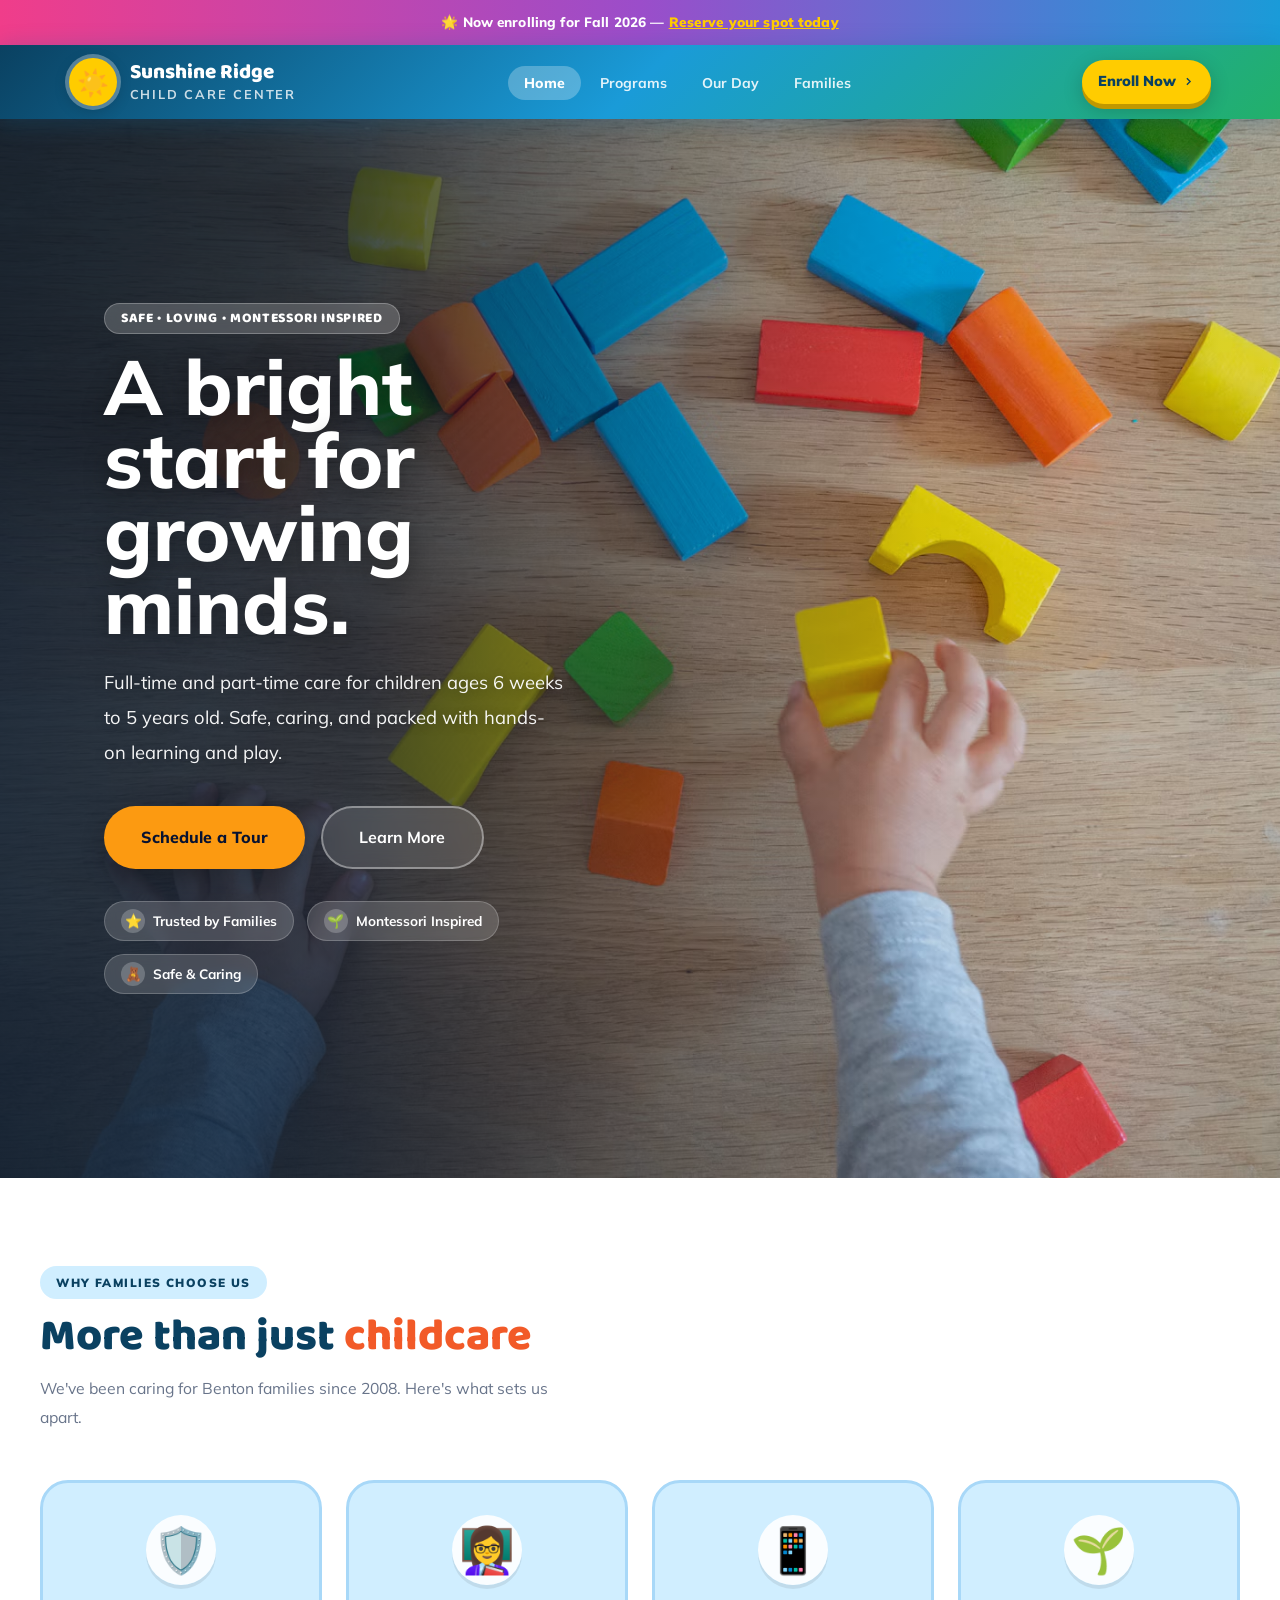
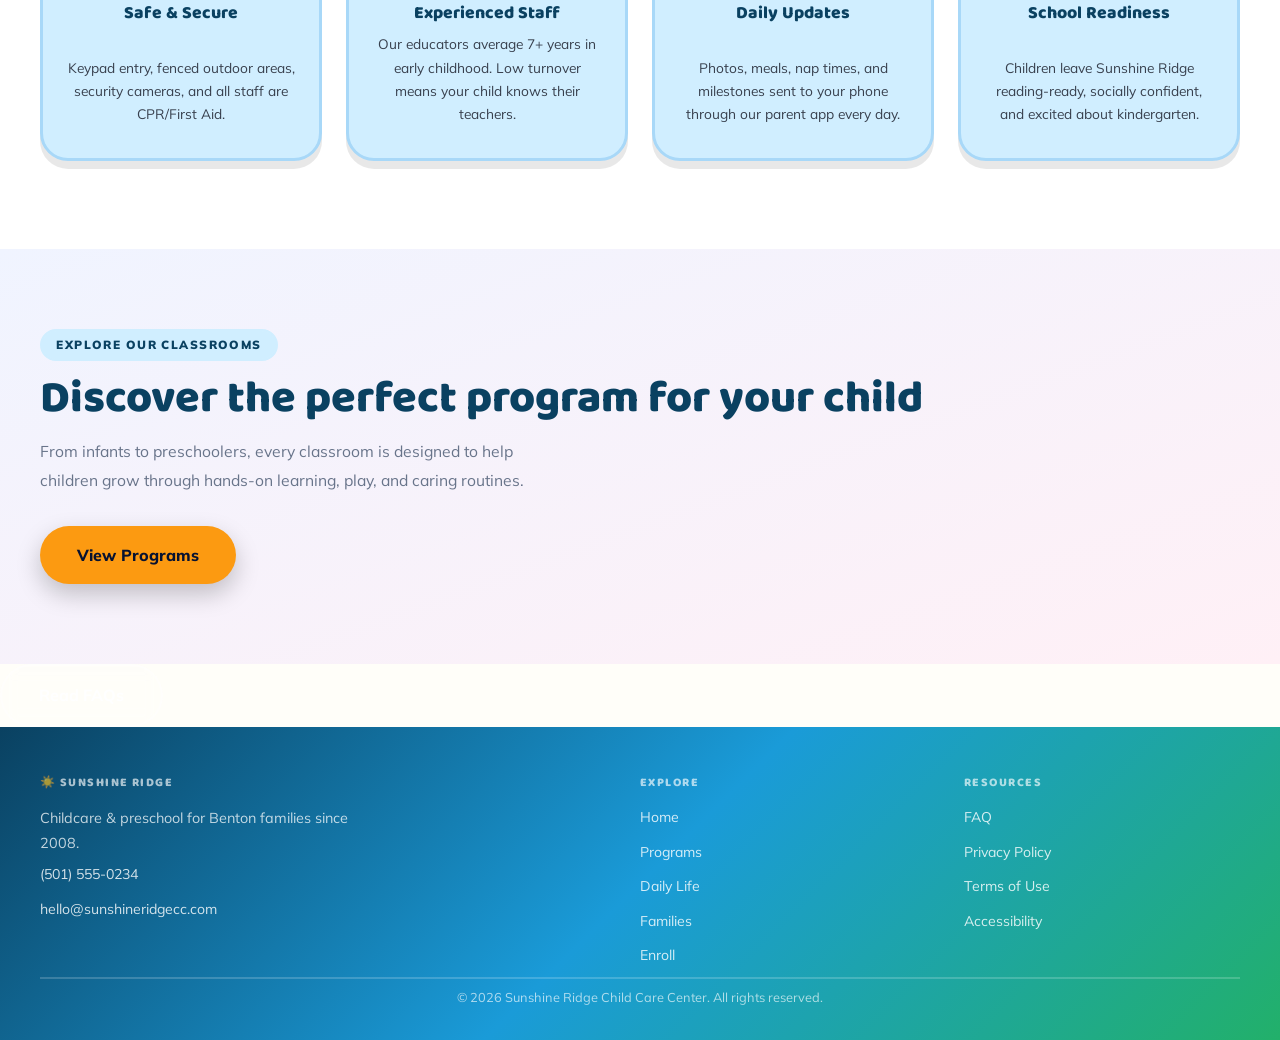
<file: index.html>
<!doctype html>
<html lang="en">
  <head>
    <meta charset="UTF-8" >
    <meta name="viewport" content="width=device-width, initial-scale=1.0" >
    <title>Sunshine Ridge Child Care Center — Home</title>
    <meta
      name="description"
      content="Licensed daycare and preschool for children ages 6 weeks to 5 years in Benton, AR. Full-day and part-day programs with Montessori-inspired learning."
    >
    <link rel="preconnect" href="https://fonts.googleapis.com" >
    <link
      href="https://fonts.googleapis.com/css2?family=Baloo+2:wght@500;600;700;800&family=Mulish:wght@300;400;500;600&display=swap"
      rel="stylesheet"
    >
    <link rel="stylesheet" href="assets/css/style.css" >
    <link rel="icon" type="image/svg+xml" href="assets/img/srcc_favicon.svg">
  </head>
  <body>
    <a class="skip-link" href="#main-content">Skip to main content</a>

    <div role="region" aria-label="Announcement">
      <p class="top-bar">
        🌟 Now enrolling for Fall 2026 —
        <a href="enroll.html">Reserve your spot today</a>
      </p>
    </div>

    <header>
      <nav aria-label="Main navigation">

   <div class="logo">
  <div class="logo-sun" aria-hidden="true">☀️</div>

  <div class="logo-text">
    <span class="logo-name">Sunshine Ridge</span>
    <span class="logo-tagline">Child Care Center</span>
  </div>
</div>
        <ul class="nav-links">
          <li>
            <a href="index.html" class="nav-link" aria-current="page">Home</a>
          </li>
          <li><a href="programs.html" class="nav-link">Programs</a></li>
          <li><a href="our-day.html" class="nav-link">Our Day</a></li>
          <li><a href="families.html" class="nav-link">Families</a></li>
               <li><a href="enroll.html" class="nav-link nav-enroll-mobile">
    Enroll Now
  </a></li>
        </ul>
   <a href="enroll.html" class="btn-enroll">
          Enroll Now
  <svg width="13" height="13" viewBox="0 0 24 24" fill="none" stroke="currentColor" stroke-width="2.5" aria-hidden="true" focusable="false"><path d="m9 18 6-6-6-6"/></svg>
      </a>
        
              <button class="hamburger" aria-label="Open menu" aria-expanded="false">
</button>
      </nav>
    </header>

    <main id="main-content" tabindex="-1">
<section class="hero-split">

  <div class="hero-copy">

    <h2 class="eyebrow">
      Safe • Loving • Montessori Inspired
    </h2>

    <h1>
      A bright start for growing minds.
    </h1>

    <p>
      Full-time and part-time care for children
      ages 6 weeks to 5 years old. Safe, caring,
      and packed with hands-on learning and play.
    </p>

    <div class="hero-btns">

      <a href="#" class="btn-primary">
        Schedule a Tour
      </a>

      <a href="#" class="btn-ghost">
        Learn More
      </a>

    </div>

    <div class="hero-trust">

      <div class="trust-chip">
        <span class="trust-chip-icon">⭐</span>
        Trusted by Families
      </div>

      <div class="trust-chip">
        <span class="trust-chip-icon">🌱</span>
        Montessori Inspired
      </div>

      <div class="trust-chip">
        <span class="trust-chip-icon">🧸</span>
        Safe & Caring
      </div>

    </div>

  </div>

</section>

      
      <section class="why" aria-labelledby="why-heading">
        <div class="section-inner">
          <div class="section-header-sm">
            <p class="section-tag" aria-hidden="true">Why families choose us</p>
            <h2 id="why-heading">More than just <span>childcare</span></h2>
            <p class="section-sub">
              We've been caring for Benton families since 2008. Here's what sets
              us apart.
            </p>
          </div>
          <ul class="why-grid" aria-label="Daycare highlights">
            <li>
              <div class="why-card">
                <div class="why-icon wi-blue" aria-hidden="true">🛡️</div>
                <h3>Safe &amp; Secure</h3>
                <p>
                  Keypad entry, fenced outdoor areas, security cameras, and all
                  staff are CPR/First Aid.
                </p>
              </div>
            </li>
            <li>
              <div class="why-card">
                <div class="why-icon wi-green" aria-hidden="true">👩‍🏫</div>
                <h3>Experienced Staff</h3>
                <p>
                  Our educators average 7+ years in early childhood. Low
                  turnover means your child knows their teachers.
                </p>
              </div>
            </li>
            <li>
              <div class="why-card">
                <div class="why-icon wi-sun" aria-hidden="true">📱</div>
                <h3>Daily Updates</h3>
                <p>
                  Photos, meals, nap times, and milestones sent to your phone
                  through our parent app every day.
                </p>
              </div>
            </li>
            <li>
              <div class="why-card">
                <div class="why-icon wi-clay" aria-hidden="true">🌱</div>
                <h3>School Readiness</h3>
                <p>
                  Children leave Sunshine Ridge reading-ready, socially
                  confident, and excited about kindergarten.
                </p>
              </div>
            </li>
          </ul>
        </div>
      </section>

  
<section class="explore-section" aria-labelledby="next-step-heading">

  <div class="section-inner">

    <p class="section-tag">
      Explore our classrooms
    </p>

    <h2 id="next-step-heading">
      Discover the perfect program for your child
    </h2>

    <p class="section-sub">
      From infants to preschoolers, every classroom
      is designed to help children grow through
      hands-on learning, play, and caring routines.
    </p>

    <div class="hero-btns mt-2">

      <a href="programs.html" class="btn-primary">
        View Programs
      </a>

    </div>

  </div>

</section>

      <a href="families.html#faq" class="btn-ghost">
        Read FAQs
      </a>
  
    </main>

<footer role="contentinfo">
  <div class="footer-inner">

    <div class="footer-main">

      <div class="footer-column">
        <h3 class="footer-brand">☀️ Sunshine Ridge</h3>

        <p class="footer-tagline">
          Childcare & preschool for Benton families since 2008.
        </p>

        <div class="footer-contact">
          <a href="tel:+15015550234">(501) 555-0234</a>
          <a href="mailto:hello@sunshineridgecc.com">
            hello@sunshineridgecc.com
          </a>
        </div>
      </div>

      <div class="footer-column">
        <h3>Explore</h3>

        <nav class="footer-nav" aria-label="Site links">
          <a href="index.html">Home</a>
          <a href="programs.html">Programs</a>
          <a href="daily-life.html">Daily Life</a>
          <a href="families.html">Families</a>
          <a href="enroll.html">Enroll</a>
        </nav>
      </div>

      <div class="footer-column">
        <h3>Resources</h3>

        <nav class="footer-legal" aria-label="Legal links">
          <a href="families.html#faq">FAQ</a>
          <a href="#">Privacy Policy</a>
          <a href="#">Terms of Use</a>
          <a href="#">Accessibility</a>
        </nav>
      </div>

    </div>

    <div class="footer-bottom">
      <p class="footer-copy">
        &copy; 2026 Sunshine Ridge Child Care Center.
        All rights reserved.
      </p>
    </div>

  </div>
</footer>

    <script src="assets/js/script.js"></script>
  </body>
</html>
</file>
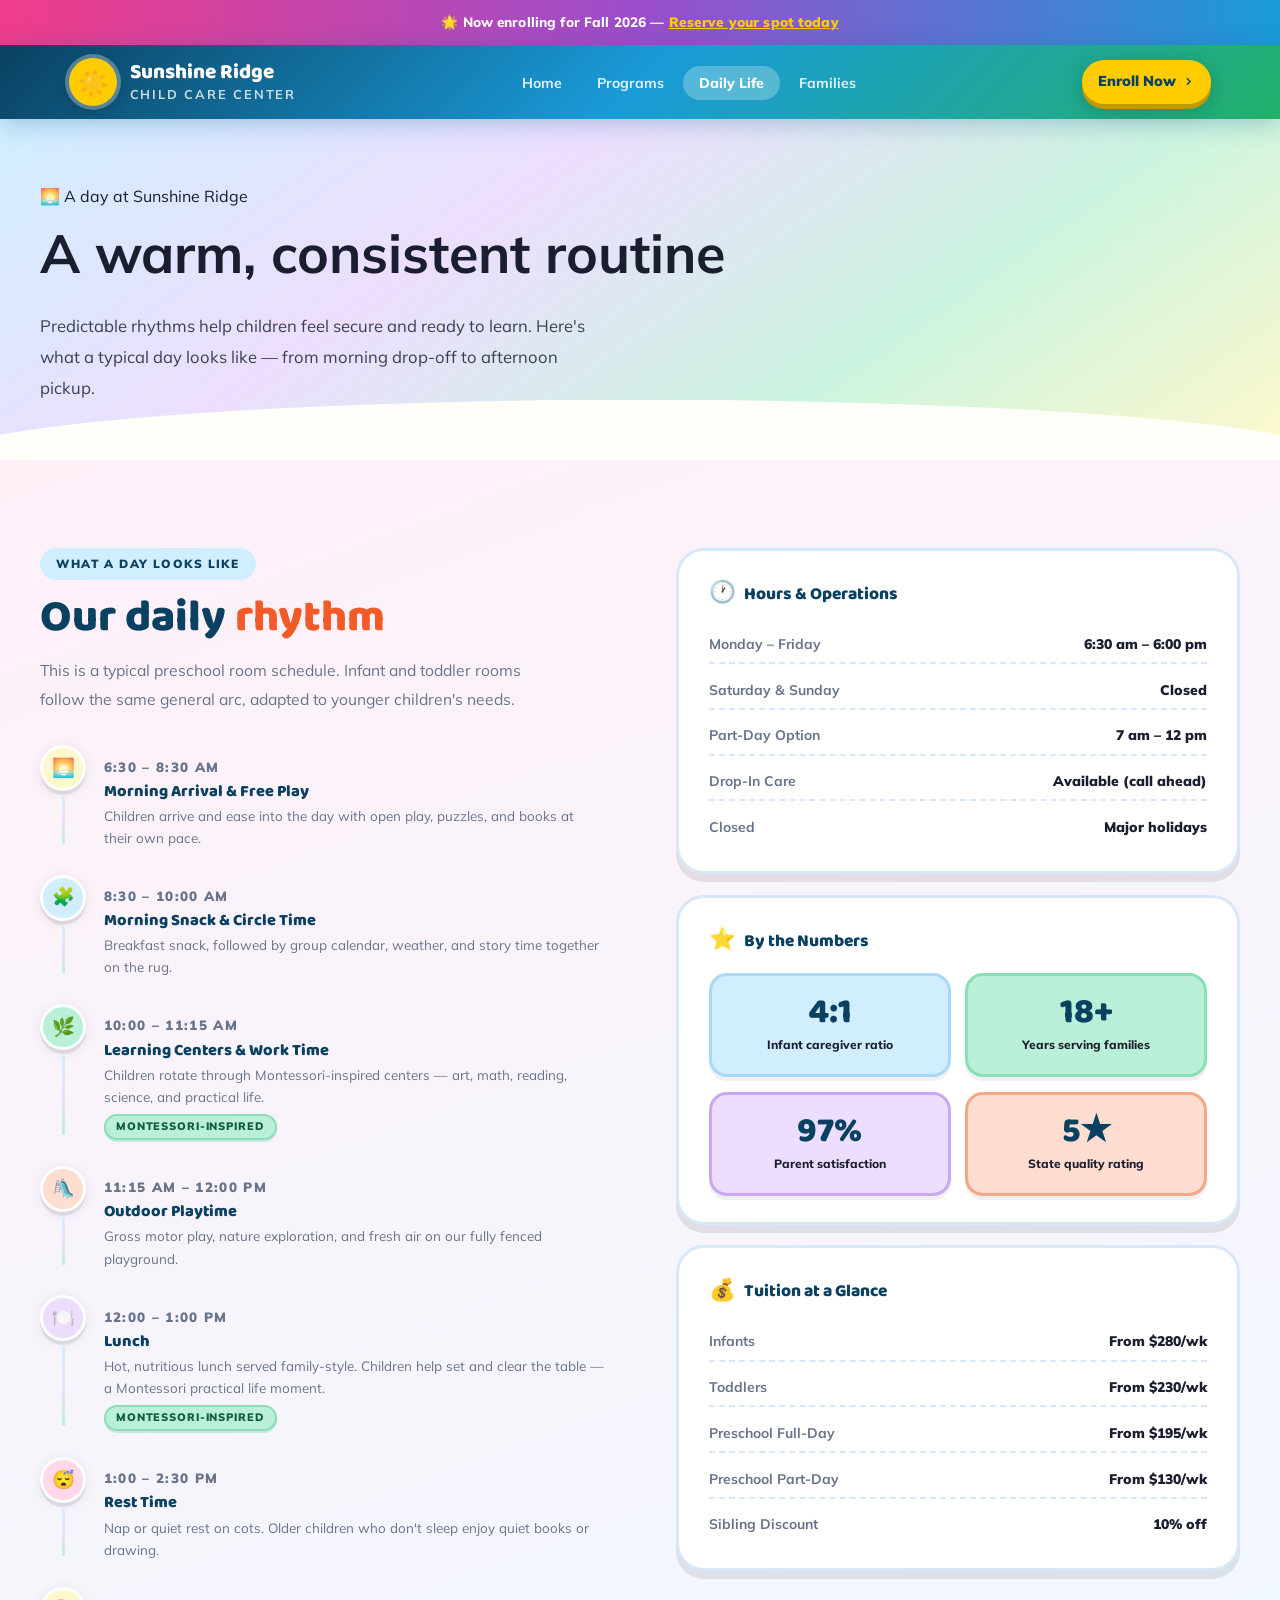
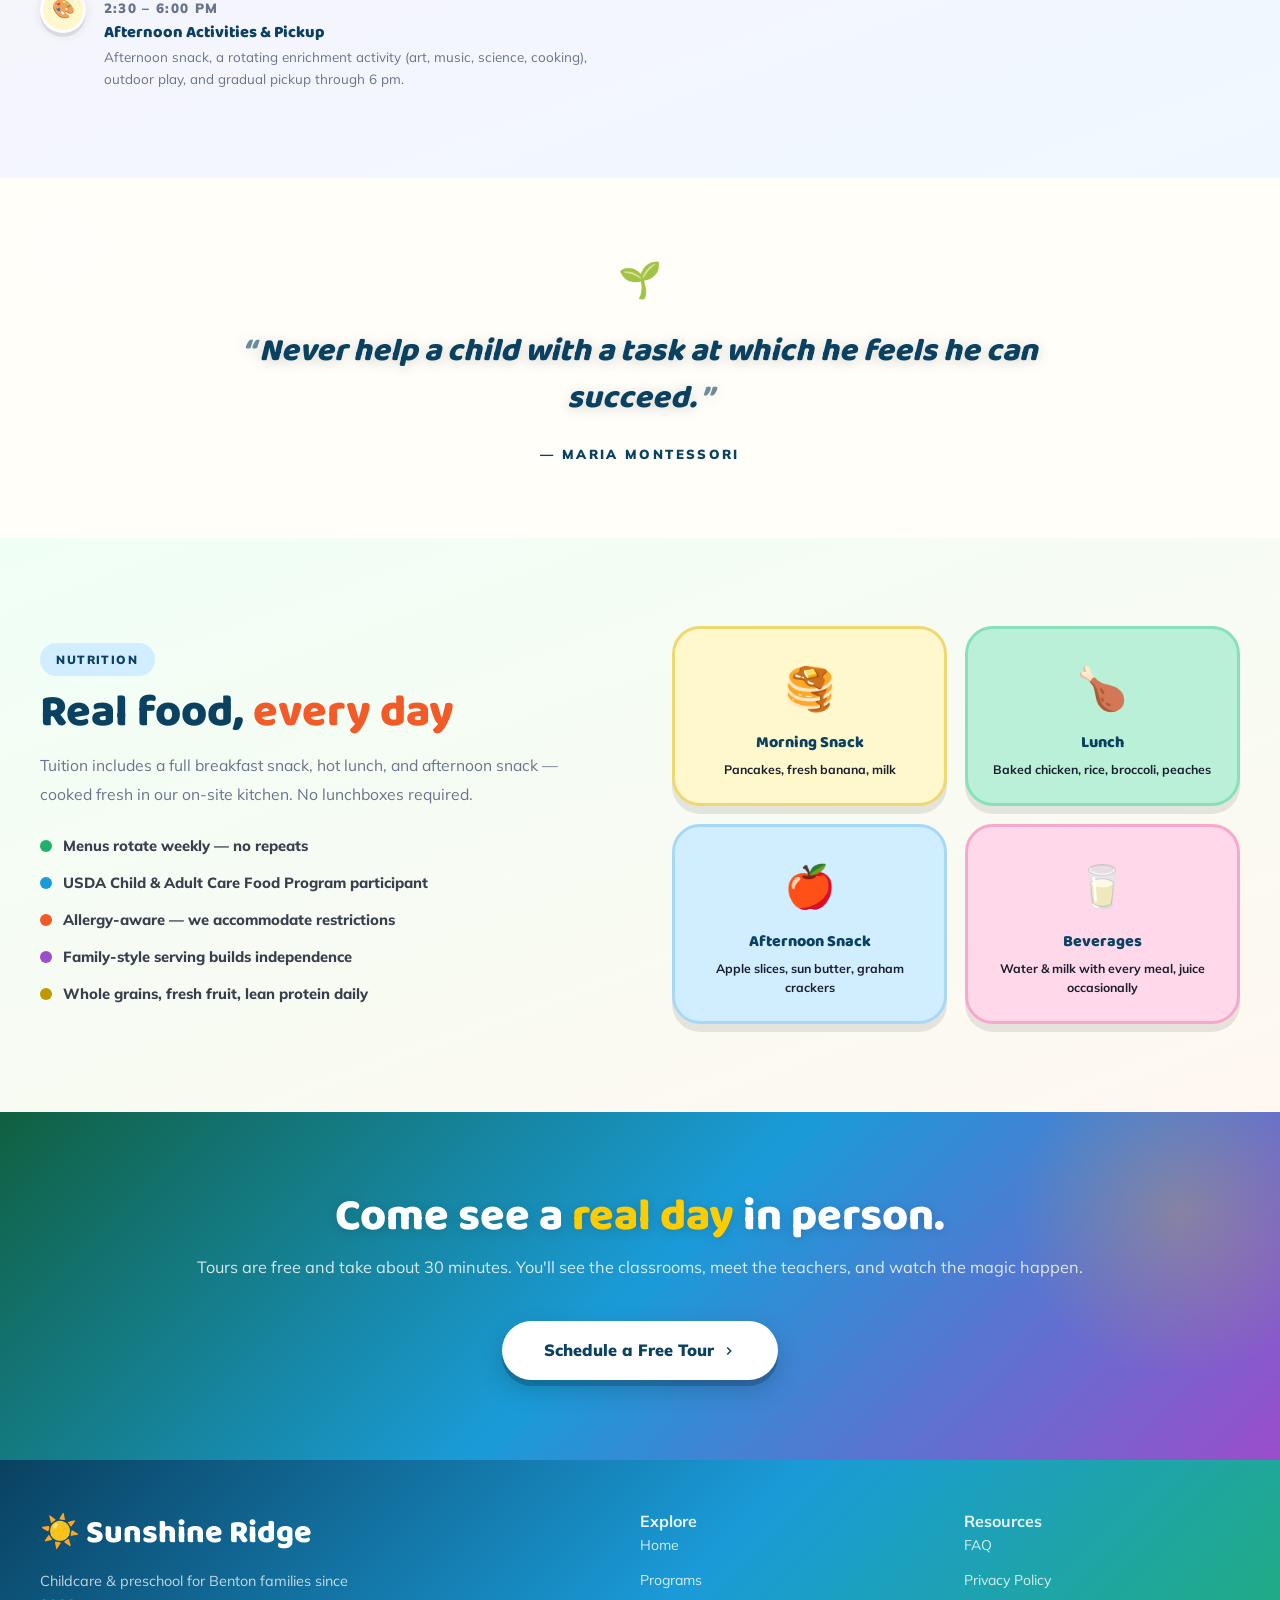
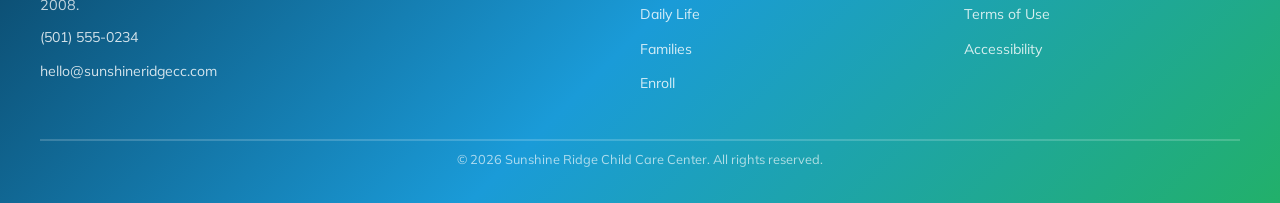
<file: daily-life.html>
<!DOCTYPE html>
<html lang="en">
<head>
  <meta charset="UTF-8" />
  <meta name="viewport" content="width=device-width, initial-scale=1.0" />
  <title>Daily Life — Sunshine Ridge Child Care Center</title>
  <meta name="description" content="A look at a typical day at Sunshine Ridge — our daily schedule, Montessori-inspired work time, hot meals, and outdoor play." />
  <link rel="preconnect" href="https://fonts.googleapis.com" />
  <link href="https://fonts.googleapis.com/css2?family=Baloo+2:wght@500;600;700;800&family=Mulish:wght@300;400;500;600&display=swap" rel="stylesheet" />
  <link rel="stylesheet" href="assets/css/style.css" />
</head>
<body>

  <a class="skip-link" href="#main-content">Skip to main content</a>

  <div role="region" aria-label="Announcement">
    <p class="top-bar">
      🌟 Now enrolling for Fall 2026 — <a href="enroll.html">Reserve your spot today</a>
    </p>
  </div>

  <header>
    <nav aria-label="Main navigation">
      <a href="index.html" class="logo" aria-label="Sunshine Ridge Child Care Center — Home">
        <div class="logo-sun" aria-hidden="true">☀️</div>
        <div class="logo-text">
          <span class="logo-name">Sunshine Ridge</span>
          <span class="logo-tagline">Child Care Center</span>
        </div>
      </a>
      <ul class="nav-links" role="list">
        <li><a href="index.html"      class="nav-link">Home</a></li>
        <li><a href="programs.html"   class="nav-link">Programs</a></li>
        <li><a href="daily-life.html" class="nav-link" aria-current="page">Daily Life</a></li>
        <li><a href="families.html"   class="nav-link">Families</a></li>
        
      </ul>
      <a href="enroll.html" class="btn-enroll">
        Enroll Now
        <svg width="13" height="13" viewBox="0 0 24 24" fill="none" stroke="currentColor" stroke-width="2.5" aria-hidden="true" focusable="false"><path d="m9 18 6-6-6-6"/></svg>
      </a>
    </nav>
  </header>

  <main id="main-content" tabindex="-1">

    <!-- PAGE HERO -->
    <section class="page-hero" aria-labelledby="page-heading">
      <div class="page-hero-inner">
        <p class="page-hero-eyebrow" aria-hidden="true">🌅 A day at Sunshine Ridge</p>
        <h1 id="page-heading">A warm, <span>consistent</span> routine</h1>
        <p class="page-hero-desc">Predictable rhythms help children feel secure and ready to learn. Here's what a typical day looks like — from morning drop-off to afternoon pickup.</p>
      </div>
    </section>

    <!-- DAILY SCHEDULE -->
    <section id="schedule" class="schedule" aria-labelledby="schedule-heading">
      <div class="section-inner schedule-inner">
        <div>
          <p class="section-tag" aria-hidden="true">What a day looks like</p>
          <h2 id="schedule-heading">Our daily <span>rhythm</span></h2>
          <p class="section-sub">This is a typical preschool room schedule. Infant and toddler rooms follow the same general arc, adapted to younger children's needs.</p>

          <ol class="sched-list mt-2" aria-label="Daily preschool schedule">
            <li class="sched-item">
              <div class="sched-left" aria-hidden="true"><div class="sched-dot sd-1">🌅</div><div class="sched-line"></div></div>
              <div class="sched-content">
                <p class="sched-time">6:30 – 8:30 am</p>
                <h3>Morning Arrival &amp; Free Play</h3>
                <p>Children arrive and ease into the day with open play, puzzles, and books at their own pace.</p>
              </div>
            </li>
            <li class="sched-item">
              <div class="sched-left" aria-hidden="true"><div class="sched-dot sd-2">🧩</div><div class="sched-line"></div></div>
              <div class="sched-content">
                <p class="sched-time">8:30 – 10:00 am</p>
                <h3>Morning Snack &amp; Circle Time</h3>
                <p>Breakfast snack, followed by group calendar, weather, and story time together on the rug.</p>
              </div>
            </li>
            <li class="sched-item">
              <div class="sched-left" aria-hidden="true"><div class="sched-dot sd-3">🌿</div><div class="sched-line"></div></div>
              <div class="sched-content">
                <p class="sched-time">10:00 – 11:15 am</p>
                <h3>Learning Centers &amp; Work Time</h3>
                <p>Children rotate through Montessori-inspired centers — art, math, reading, science, and practical life.</p>
                <span class="sched-tag">Montessori-Inspired</span>
              </div>
            </li>
            <li class="sched-item">
              <div class="sched-left" aria-hidden="true"><div class="sched-dot sd-4">🛝</div><div class="sched-line"></div></div>
              <div class="sched-content">
                <p class="sched-time">11:15 am – 12:00 pm</p>
                <h3>Outdoor Playtime</h3>
                <p>Gross motor play, nature exploration, and fresh air on our fully fenced playground.</p>
              </div>
            </li>
            <li class="sched-item">
              <div class="sched-left" aria-hidden="true"><div class="sched-dot sd-5">🍽️</div><div class="sched-line"></div></div>
              <div class="sched-content">
                <p class="sched-time">12:00 – 1:00 pm</p>
                <h3>Lunch</h3>
                <p>Hot, nutritious lunch served family-style. Children help set and clear the table — a Montessori practical life moment.</p>
                <span class="sched-tag">Montessori-Inspired</span>
              </div>
            </li>
            <li class="sched-item">
              <div class="sched-left" aria-hidden="true"><div class="sched-dot sd-6">😴</div><div class="sched-line"></div></div>
              <div class="sched-content">
                <p class="sched-time">1:00 – 2:30 pm</p>
                <h3>Rest Time</h3>
                <p>Nap or quiet rest on cots. Older children who don't sleep enjoy quiet books or drawing.</p>
              </div>
            </li>
            <li class="sched-item">
              <div class="sched-left" aria-hidden="true"><div class="sched-dot sd-7">🎨</div><div class="sched-line"></div></div>
              <div class="sched-content">
                <p class="sched-time">2:30 – 6:00 pm</p>
                <h3>Afternoon Activities &amp; Pickup</h3>
                <p>Afternoon snack, a rotating enrichment activity (art, music, science, cooking), outdoor play, and gradual pickup through 6 pm.</p>
              </div>
            </li>
          </ol>
        </div>

        <div class="sched-info">
          <div class="info-box">
            <p class="info-box-title"><span>🕐</span> Hours &amp; Operations</p>
            <div class="info-rows" role="list" aria-label="Hours of operation">
              <div class="info-row" role="listitem"><span class="info-row-label">Monday – Friday</span><span class="info-row-val">6:30 am – 6:00 pm</span></div>
              <div class="info-row" role="listitem"><span class="info-row-label">Saturday & Sunday</span><span class="info-row-val">Closed</span></div>
              <div class="info-row" role="listitem"><span class="info-row-label">Part-Day Option</span><span class="info-row-val">7 am – 12 pm</span></div>
              <div class="info-row" role="listitem"><span class="info-row-label">Drop-In Care</span><span class="info-row-val">Available (call ahead)</span></div>
              <div class="info-row" role="listitem"><span class="info-row-label">Closed</span><span class="info-row-val">Major holidays</span></div>
            </div>
          </div>
          <div class="info-box">
            <p class="info-box-title"><span>⭐</span> By the Numbers</p>
            <div class="stat-row" aria-label="Center statistics">
              <div class="stat-box"><p class="stat-num">4:1</p><p class="stat-label">Infant caregiver ratio</p></div>
              <div class="stat-box"><p class="stat-num">18+</p><p class="stat-label">Years serving families</p></div>
              <div class="stat-box"><p class="stat-num">97%</p><p class="stat-label">Parent satisfaction</p></div>
              <div class="stat-box"><p class="stat-num">5★</p><p class="stat-label">State quality rating</p></div>
            </div>
          </div>
          <div class="info-box">
            <p class="info-box-title"><span>💰</span> Tuition at a Glance</p>
            <div class="info-rows" role="list" aria-label="Tuition information">
              <div class="info-row" role="listitem"><span class="info-row-label">Infants</span><span class="info-row-val">From $280/wk</span></div>
              <div class="info-row" role="listitem"><span class="info-row-label">Toddlers</span><span class="info-row-val">From $230/wk</span></div>
              <div class="info-row" role="listitem"><span class="info-row-label">Preschool Full-Day</span><span class="info-row-val">From $195/wk</span></div>
              <div class="info-row" role="listitem"><span class="info-row-label">Preschool Part-Day</span><span class="info-row-val">From $130/wk</span></div>
              <div class="info-row" role="listitem"><span class="info-row-label">Sibling Discount</span><span class="info-row-val">10% off</span></div>
            </div>
          </div>
        </div>
      </div>
    </section>

    <!-- MONTESSORI QUOTE 2 -->
    <div class="mq-strip" role="region" aria-label="Quote from Maria Montessori">
      <div class="mq-strip-inner">
        <span class="mq-leaf" aria-hidden="true">🌱</span>
        <blockquote>Never help a child with a task at which he feels he can succeed.</blockquote>
        <cite>— Maria Montessori</cite>
      </div>
    </div>

    <!-- MEALS -->
    <section id="meals" class="meals" aria-labelledby="meals-heading">
      <div class="section-inner meals-inner">
        <div class="meals-text">
          <p class="section-tag" aria-hidden="true">Nutrition</p>
          <h2 id="meals-heading">Real food, <span>every day</span></h2>
          <p class="section-sub">Tuition includes a full breakfast snack, hot lunch, and afternoon snack — cooked fresh in our on-site kitchen. No lunchboxes required.</p>
          <ul class="meal-highlights" aria-label="Meal program highlights">
            <li class="meal-hl"><span class="meal-hl-dot" aria-hidden="true"></span>Menus rotate weekly — no repeats</li>
            <li class="meal-hl"><span class="meal-hl-dot" aria-hidden="true"></span>USDA Child &amp; Adult Care Food Program participant</li>
            <li class="meal-hl"><span class="meal-hl-dot" aria-hidden="true"></span>Allergy-aware — we accommodate restrictions</li>
            <li class="meal-hl"><span class="meal-hl-dot" aria-hidden="true"></span>Family-style serving builds independence</li>
            <li class="meal-hl"><span class="meal-hl-dot" aria-hidden="true"></span>Whole grains, fresh fruit, lean protein daily</li>
          </ul>
        </div>
        <div class="meals-grid" aria-label="Sample meal items">
          <div class="meal-card"><span class="meal-emoji" aria-hidden="true">🥞</span><p class="meal-name">Morning Snack</p><p class="meal-desc">Pancakes, fresh banana, milk</p></div>
          <div class="meal-card"><span class="meal-emoji" aria-hidden="true">🍗</span><p class="meal-name">Lunch</p><p class="meal-desc">Baked chicken, rice, broccoli, peaches</p></div>
          <div class="meal-card"><span class="meal-emoji" aria-hidden="true">🍎</span><p class="meal-name">Afternoon Snack</p><p class="meal-desc">Apple slices, sun butter, graham crackers</p></div>
          <div class="meal-card"><span class="meal-emoji" aria-hidden="true">🥛</span><p class="meal-name">Beverages</p><p class="meal-desc">Water &amp; milk with every meal, juice occasionally</p></div>
        </div>
      </div>
    </section>

    <!-- CTA -->
    <div class="cta-strip" role="region" aria-label="Enrollment call to action">
      <h2>Come see a <span>real day</span> in person.</h2>
      <p>Tours are free and take about 30 minutes. You'll see the classrooms, meet the teachers, and watch the magic happen.</p>
      <a href="enroll.html" class="btn-cta-white">
        Schedule a Free Tour
        <svg width="14" height="14" viewBox="0 0 24 24" fill="none" stroke="currentColor" stroke-width="2.5" aria-hidden="true" focusable="false"><path d="m9 18 6-6-6-6"/></svg>
      </a>
    </div>

  </main>

<footer role="contentinfo">
  <div class="footer-inner">

    <div class="footer-main">

      <div class="footer-column">
        <p class="footer-brand">☀️ Sunshine Ridge</p>

        <p class="footer-tagline">
          Childcare & preschool for Benton families since 2008.
        </p>

        <div class="footer-contact">
          <a href="tel:+15015550234">(501) 555-0234</a>
          <a href="mailto:hello@sunshineridgecc.com">
            hello@sunshineridgecc.com
          </a>
        </div>
      </div>

      <div class="footer-column">
        <h4>Explore</h4>

        <nav class="footer-nav" aria-label="Site links">
          <a href="index.html">Home</a>
          <a href="programs.html">Programs</a>
          <a href="daily-life.html">Daily Life</a>
          <a href="families.html">Families</a>
          <a href="enroll.html">Enroll</a>
        </nav>
      </div>

      <div class="footer-column">
        <h4>Resources</h4>

        <nav class="footer-legal" aria-label="Legal links">
          <a href="families.html#faq">FAQ</a>
          <a href="#">Privacy Policy</a>
          <a href="#">Terms of Use</a>
          <a href="#">Accessibility</a>
        </nav>
      </div>

    </div>

    <div class="footer-bottom">
      <p class="footer-copy">
        &copy; 2026 Sunshine Ridge Child Care Center.
        All rights reserved.
      </p>
    </div>

  </div>
</footer>

  <script src="assets/js/script.js"></script>
</body>
</html>
</file>
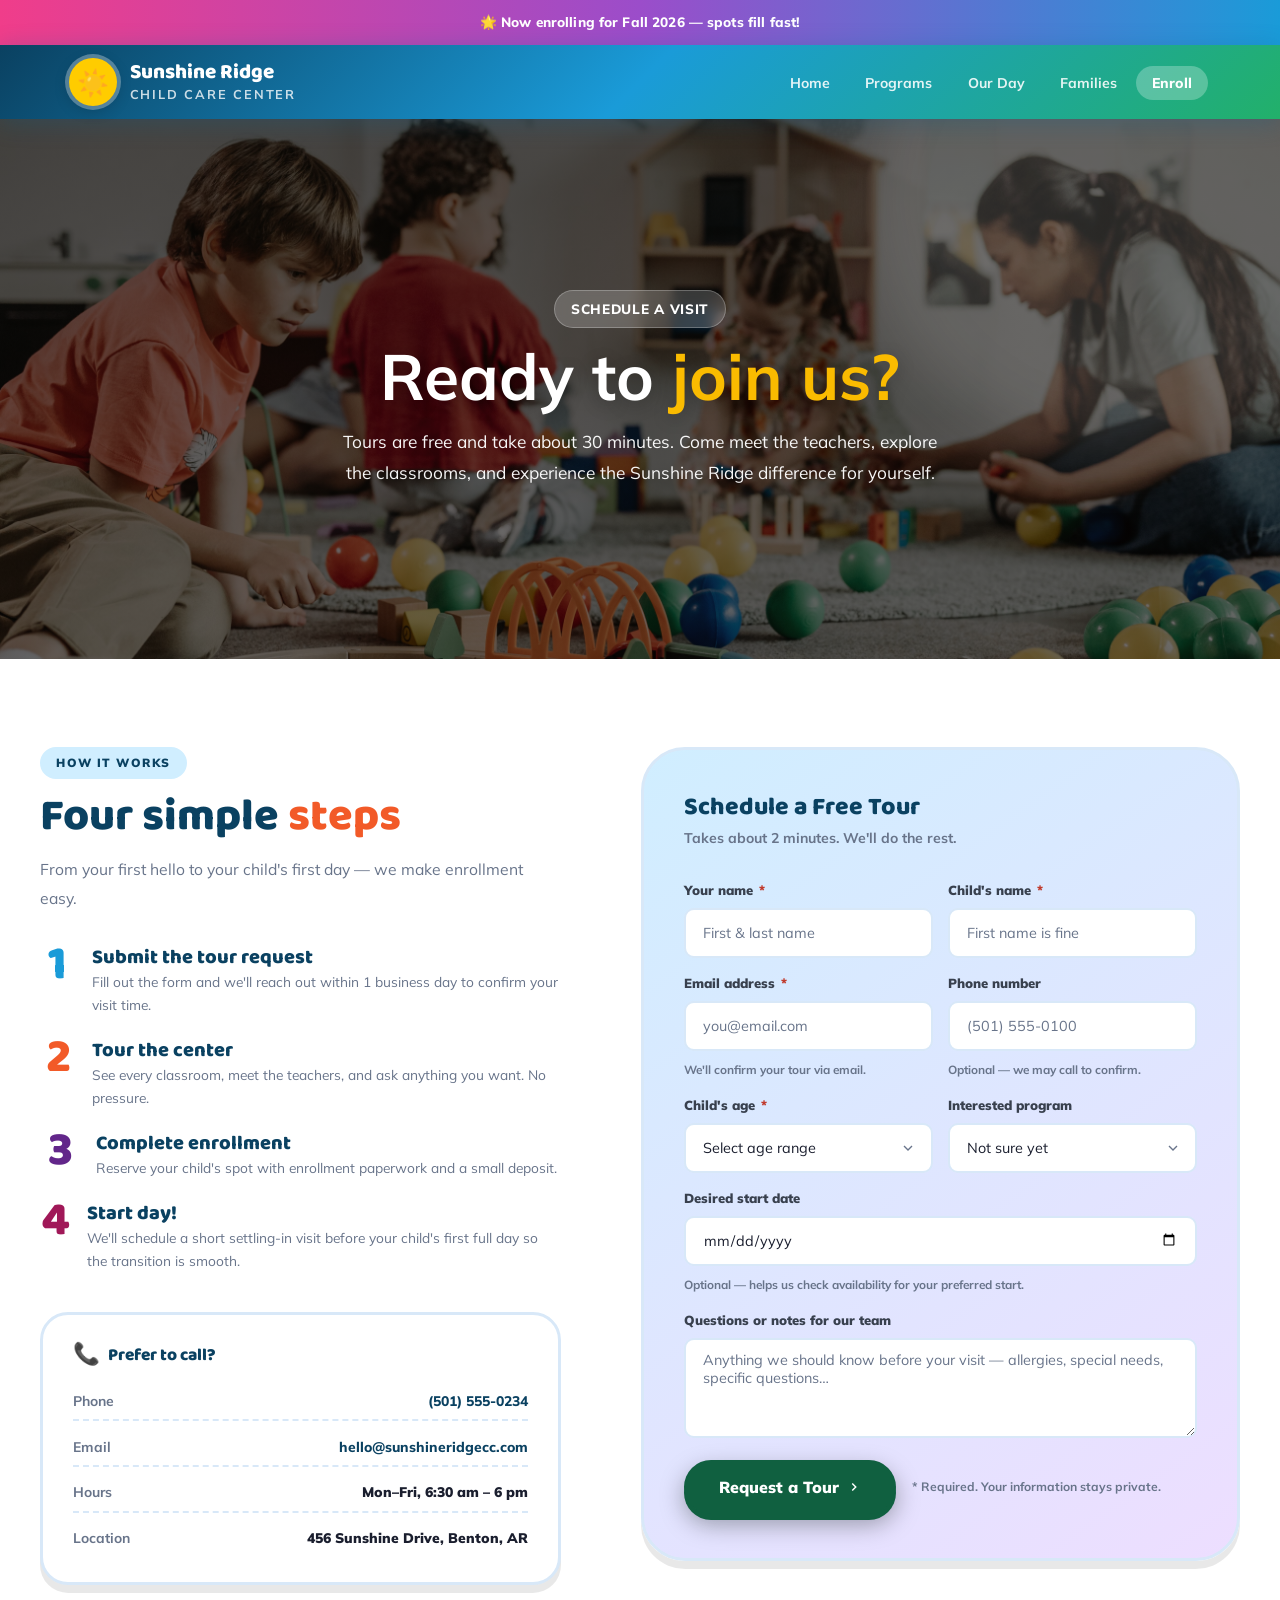
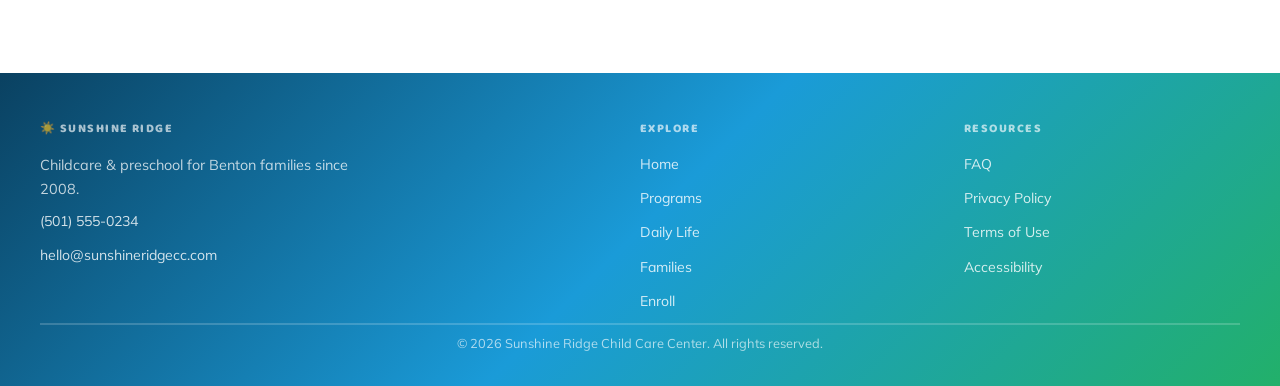
<file: enroll.html>
<!DOCTYPE html>
<html lang="en">
<head>
  <meta charset="UTF-8" >
  <meta name="viewport" content="width=device-width, initial-scale=1.0" >
  <title>Enroll — Sunshine Ridge Child Care Center</title>
  <meta name="description" content="Schedule a free tour at Sunshine Ridge Child Care Center in Benton, AR. Enroll your child in infant, toddler, or preschool care today." >
  <link rel="preconnect" href="https://fonts.googleapis.com" >
  <link href="https://fonts.googleapis.com/css2?family=Baloo+2:wght@500;600;700;800&family=Mulish:wght@300;400;500;600&display=swap" rel="stylesheet" >
  <link rel="stylesheet" href="assets/css/style.css" >
  <link rel="icon" type="image/svg+xml" href="assets/img/srcc_favicon.svg">
</head>
<body>
 
  <a class="skip-link" href="#main-content">Skip to main content</a>
 
  <div role="region" aria-label="Announcement">
    <p class="top-bar">
      🌟 Now enrolling for Fall 2026 — spots fill fast!
    </p>
  </div>
 
  <header>
    <nav aria-label="Main navigation">
   <div class="logo">
  <div class="logo-sun" aria-hidden="true">☀️</div>

  <div class="logo-text">
    <span class="logo-name">Sunshine Ridge</span>
    <span class="logo-tagline">Child Care Center</span>
  </div>
</div>
      <ul class="nav-links" >
        <li><a href="index.html"      class="nav-link">Home</a></li>
        <li><a href="programs.html"   class="nav-link">Programs</a></li>
        <li><a href="our-day.html" class="nav-link">Our Day</a></li>
        <li><a href="families.html"   class="nav-link">Families</a></li>
        <li><a href="enroll.html"     class="nav-link" aria-current="page">Enroll</a></li>
        <li><a href="enroll.html" class="nav-link nav-enroll-mobile">
    Enroll Now
    <svg width="13" height="13" viewBox="0 0 24 24" fill="none" stroke="currentColor" stroke-width="2.5" aria-hidden="true" focusable="false"><path d="m9 18 6-6-6-6"/></svg>
      </a>
  </li>
      </ul>
      <button class="hamburger" aria-label="Open menu" aria-expanded="false">
</button>
    </nav>
  </header>
 
  <main id="main-content" tabindex="-1">
 
    <!-- PAGE HERO -->
<section class="contact-hero" aria-labelledby="contact-heading">

  <div class="contact-hero-inner">

    <p class="eyebrow">
      Schedule a Visit
    </p>

    <h1 id="contact-heading">
      Ready to <span>join us?</span>
    </h1>

    <p class="contact-hero-desc">
      Tours are free and take about 30 minutes.
      Come meet the teachers, explore the classrooms,
      and experience the Sunshine Ridge difference
      for yourself.
    </p>

  </div>

</section>
    <!-- ENROLLMENT -->
    <section class="enrollment" aria-labelledby="enroll-heading">
      <div class="section-inner enrollment-inner">
 
        <div class="enroll-info">
          <p class="section-tag" aria-hidden="true">How it works</p>
          <h2 id="enroll-heading">Four simple <span>steps</span></h2>
          <p class="section-sub">From your first hello to your child's first day — we make enrollment easy.</p>
 
          <ol class="enroll-steps mt-2" aria-label="Enrollment steps">
            <li class="enroll-step">
              <span class="step-num" >1</span>
              <div class="step-body">
                <h3>Submit the tour request</h3>
                <p>Fill out the form and we'll reach out within 1 business day to confirm your visit time.</p>
              </div>
            </li>
            <li class="enroll-step">
              <span class="step-num" >2</span>
              <div class="step-body">
                <h3>Tour the center</h3>
                <p>See every classroom, meet the teachers, and ask anything you want. No pressure.</p>
              </div>
            </li>
            <li class="enroll-step">
              <span class="step-num" >3</span>
              <div class="step-body">
                <h3>Complete enrollment</h3>
                <p>Reserve your child's spot with enrollment paperwork and a small deposit.</p>
              </div>
            </li>
            <li class="enroll-step">
              <span class="step-num" >4</span>
              <div class="step-body">
                <h3>Start day!</h3>
                <p>We'll schedule a short settling-in visit before your child's first full day so the transition is smooth.</p>
              </div>
            </li>
          </ol>
 
          <!-- Quick contact -->
          <div class="info-box mt-25">
            <h3 class="info-box-title"><span>📞</span> Prefer to call?</h3>
            <div class="info-rows">
              <div class="info-row"><span class="info-row-label">Phone</span><span class="info-row-val"><a href="tel:+15015550234" class="contact-link">(501) 555-0234</a></span></div>
              <div class="info-row"><span class="info-row-label">Email</span><span class="info-row-val"><a href="mailto:hello@sunshineridgecc.com" class="contact-link">hello@sunshineridgecc.com</a></span></div>
              <div class="info-row"><span class="info-row-label">Hours</span><span class="info-row-val">Mon–Fri, 6:30 am – 6 pm</span></div>
              <div class="info-row"><span class="info-row-label">Location</span><span class="info-row-val">456 Sunshine Drive, Benton, AR</span></div>
            </div>
          </div>
        </div>
 
        <!-- FORM -->
        <div class="form-box" role="region" aria-labelledby="form-heading" id="tour-form">
          <h2 class="form-title" id="form-heading">Schedule a Free Tour</h2>
          <p class="form-subtitle">Takes about 2 minutes. We'll do the rest.</p>
 
          <form id="enroll-form" novalidate aria-label="Tour request form" onsubmit="submitForm(event)">
            <div class="form-grid">
 
              <div class="field">
                <label for="p-name">Your name <span class="req" aria-hidden="true">*</span><span class="sr-only"> (required)</span></label>
                <input id="p-name" name="parent_name" type="text" class="input" placeholder="First &amp; last name"
                  autocomplete="name" required aria-describedby="p-name-err" >
                <p id="p-name-err" class="err-msg" role="alert">Please enter your name.</p>
              </div>
 
              <div class="field">
                <label for="c-name">Child's name <span class="req" aria-hidden="true">*</span><span class="sr-only"> (required)</span></label>
                <input id="c-name" name="child_name" type="text" class="input" placeholder="First name is fine"
                  required aria-describedby="c-name-err" >
                <p id="c-name-err" class="err-msg" role="alert">Please enter your child's name.</p>
              </div>
 
              <div class="field">
                <label for="email">Email address <span class="req" aria-hidden="true">*</span><span class="sr-only"> (required)</span></label>
                <input id="email" name="email" type="email" class="input" placeholder="you@email.com"
                  autocomplete="email" required aria-describedby="email-err email-hint" >
                <p id="email-hint" class="field-hint">We'll confirm your tour via email.</p>
                <p id="email-err" class="err-msg" role="alert">Please enter a valid email (e.g. name@example.com).</p>
              </div>
 
              <div class="field">
                <label for="phone">Phone number</label>
                <input id="phone" name="phone" type="tel" class="input" placeholder="(501) 555-0100"
                  autocomplete="tel" aria-describedby="phone-hint" >
                <p id="phone-hint" class="field-hint">Optional — we may call to confirm.</p>
              </div>
 
              <div class="field">
                <label for="c-age">Child's age <span class="req" aria-hidden="true">*</span><span class="sr-only"> (required)</span></label>
                <select id="c-age" name="child_age" class="select" required aria-describedby="c-age-err">
                  <option value="" disabled selected>Select age range</option>
                  <option value="6w-6m">6 weeks – 6 months</option>
                  <option value="6m-1y">6 months – 1 year</option>
                  <option value="1-2">1 – 2 years</option>
                  <option value="2-3">2 – 3 years</option>
                  <option value="3-4">3 – 4 years</option>
                  <option value="4-5">4 – 5 years</option>
                </select>
                <p id="c-age-err" class="err-msg" role="alert" >Please select your child's age.</p>
              </div>
 
              <div class="field">
                <label for="program">Interested program</label>
                <select id="program" name="program" class="select">
                  <option value="" disabled selected>Not sure yet</option>
                  <option value="infant">Infant Room</option>
                  <option value="toddler">Toddler Room</option>
                  <option value="preschool-ft">Preschool — Full Day</option>
                  <option value="preschool-pt">Preschool — Part Day</option>
                </select>
              </div>
 
              <div class="field full">
                <label for="start">Desired start date</label>
                <input id="start" name="start_date" type="date" class="input" aria-describedby="start-hint" >
                <p id="start-hint" class="field-hint">Optional — helps us check availability for your preferred start.</p>
              </div>
 
              <div class="field full">
                <label for="notes">Questions or notes for our team</label>
                <textarea id="notes" name="notes" class="textarea" placeholder="Anything we should know before your visit — allergies, special needs, specific questions…"></textarea>
              </div>
 
            </div>
 
            <div class="form-submit">
              <button type="submit" class="btn-submit">
                Request a Tour
                <svg width="14" height="14" viewBox="0 0 24 24" fill="none" stroke="currentColor" stroke-width="2.5" aria-hidden="true" focusable="false"><path d="m9 18 6-6-6-6"/></svg>
              </button>
              <p class="form-privacy">
                <span aria-hidden="true">*</span><span class="sr-only">Fields marked with an asterisk are</span> Required.
                Your information stays private.
              </p>
            </div>
          </form>
 
   <div id="form-success" role="status" aria-live="polite" tabindex="-1">
  ☀️ Thank you! Your tour request has been successfully
  submitted in this demonstration. We can't wait to meet
  your family!
</div>
        </div>
      </div>
    </section>
 
  </main>
 
<footer role="contentinfo">
  <div class="footer-inner">

    <div class="footer-main">

      <div class="footer-column">
        <h3 class="footer-brand">☀️ Sunshine Ridge</h3>

        <p class="footer-tagline">
          Childcare & preschool for Benton families since 2008.
        </p>

        <div class="footer-contact">
          <a href="tel:+15015550234">(501) 555-0234</a>
          <a href="mailto:hello@sunshineridgecc.com">
            hello@sunshineridgecc.com
          </a>
        </div>
      </div>

      <div class="footer-column">
        <h3>Explore</h3>

        <nav class="footer-nav" aria-label="Site links">
          <a href="index.html">Home</a>
          <a href="programs.html">Programs</a>
          <a href="daily-life.html">Daily Life</a>
          <a href="families.html">Families</a>
          <a href="enroll.html">Enroll</a>
        </nav>
      </div>

      <div class="footer-column">
        <h3>Resources</h3>

        <nav class="footer-legal" aria-label="Legal links">
          <a href="families.html#faq">FAQ</a>
          <a href="#">Privacy Policy</a>
          <a href="#">Terms of Use</a>
          <a href="#">Accessibility</a>
        </nav>
      </div>

    </div>

    <div class="footer-bottom">
      <p class="footer-copy">
        &copy; 2026 Sunshine Ridge Child Care Center.
        All rights reserved.
      </p>
    </div>

  </div>
</footer>
 
  <script src="assets/js/script.js"></script>
</body>
</html>
</file>
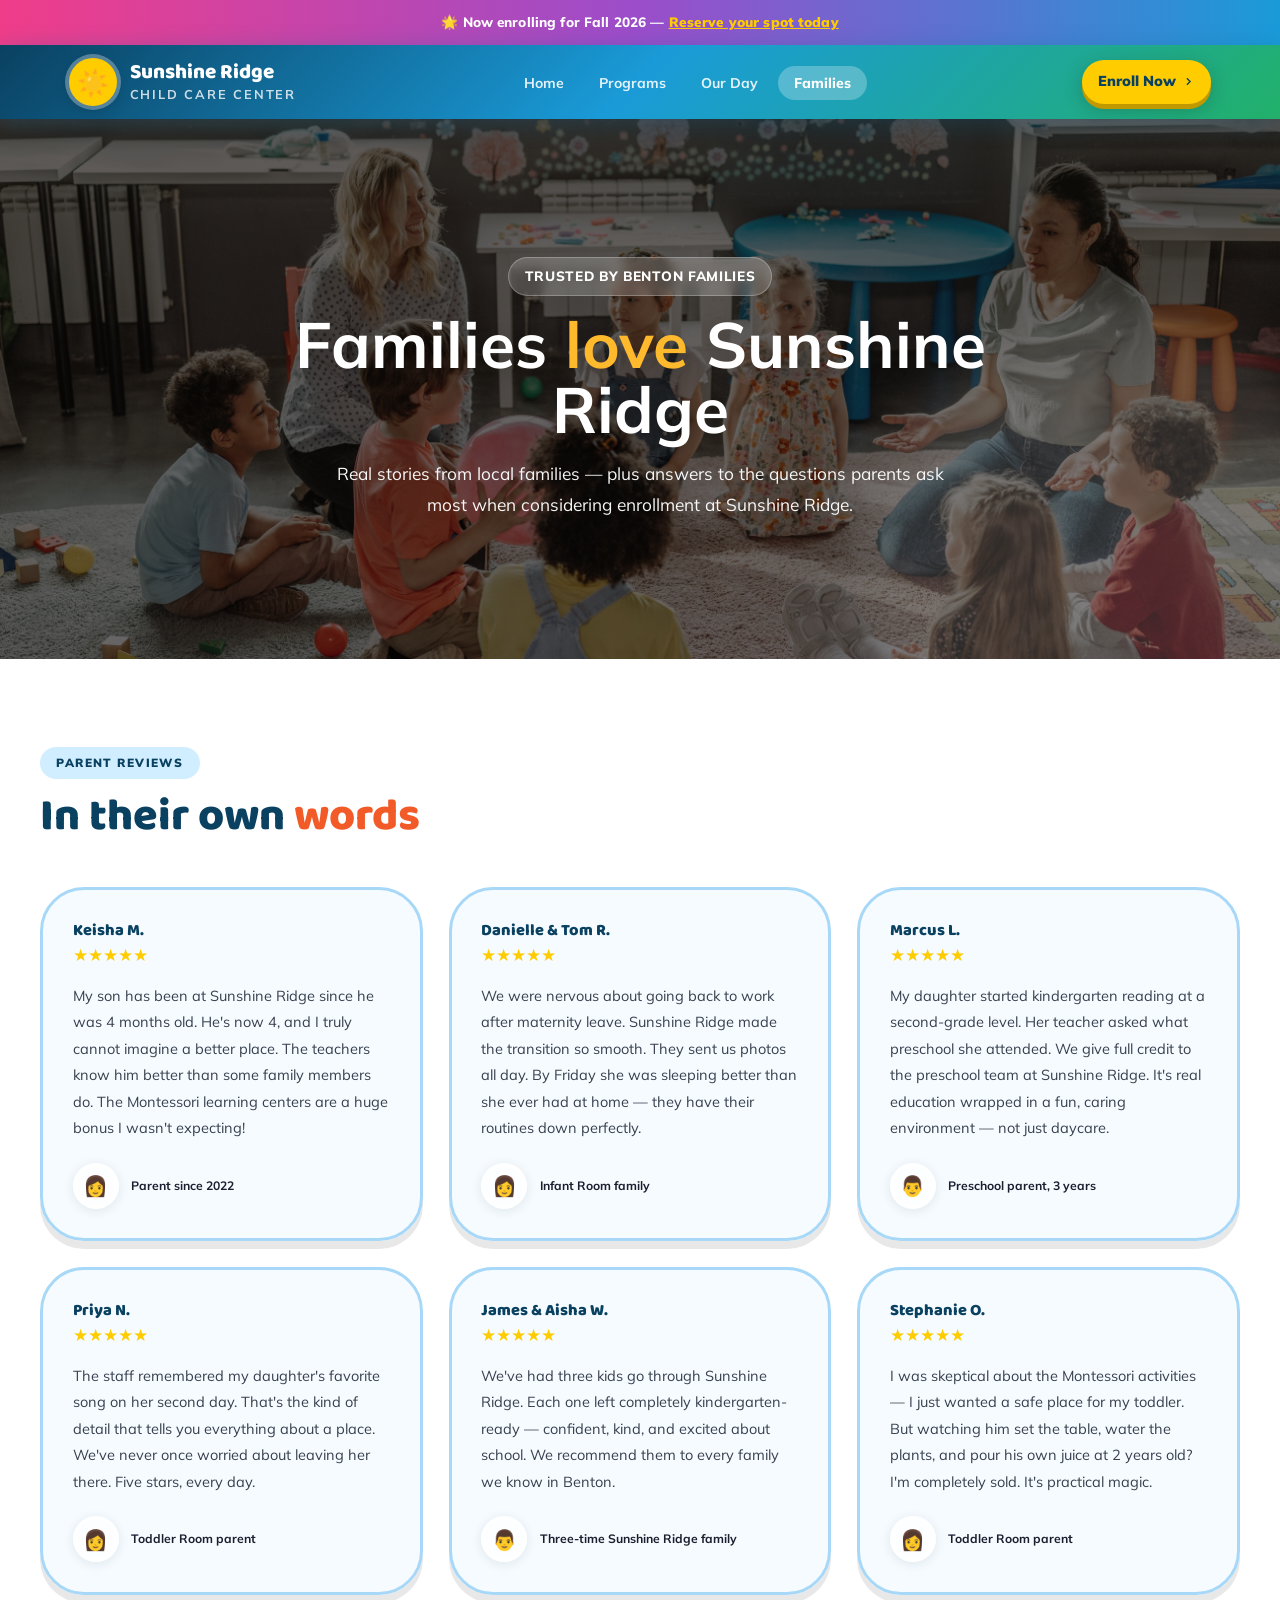
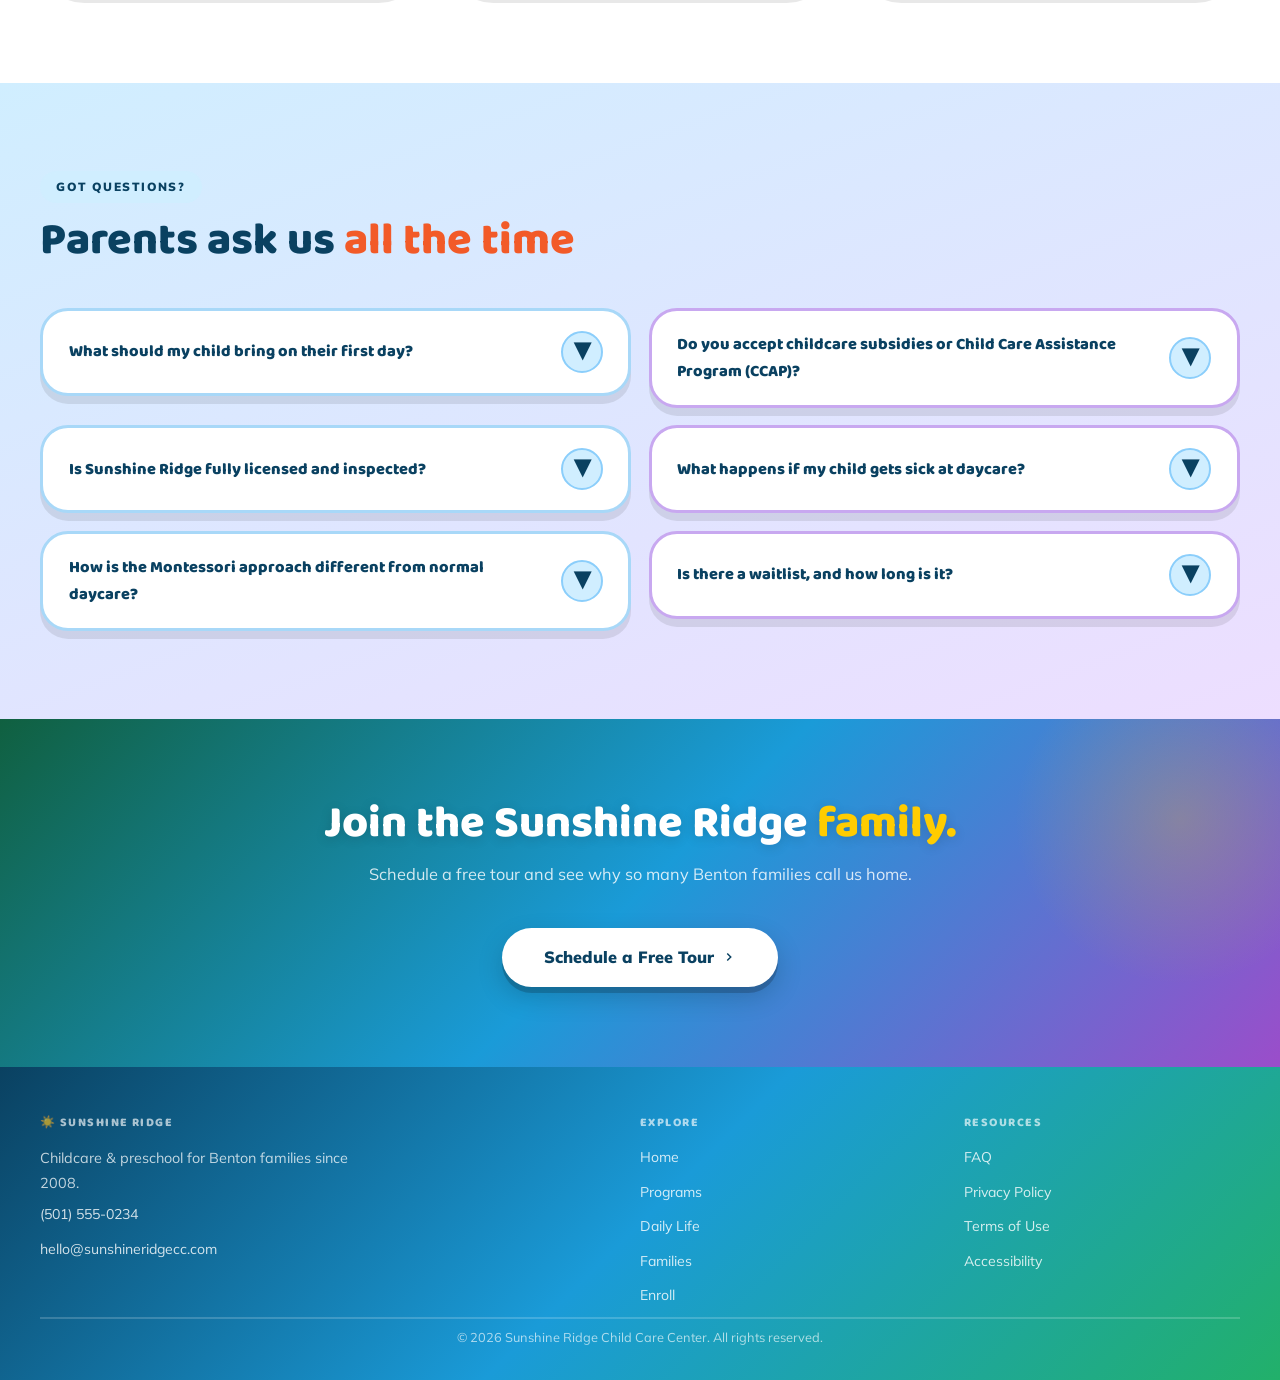
<file: families.html>
<!DOCTYPE html>
<html lang="en">
<head>
  <meta charset="UTF-8" >
  <meta name="viewport" content="width=device-width, initial-scale=1.0" >
  <title>Families — Sunshine Ridge Child Care Center</title>
  <meta name="description" content="What Benton parents say about Sunshine Ridge — testimonials, reviews, and answers to the questions families ask most often." >
  <link rel="preconnect" href="https://fonts.googleapis.com" >
  <link href="https://fonts.googleapis.com/css2?family=Baloo+2:wght@500;600;700;800&family=Mulish:wght@300;400;500;600&display=swap" rel="stylesheet" >
  <link rel="stylesheet" href="assets/css/style.css" >
  <link rel="icon" type="image/svg+xml" href="assets/img/srcc_favicon.svg">
</head>
<body>
 
  <a class="skip-link" href="#main-content">Skip to main content</a>
 
  <div role="region" aria-label="Announcement">
    <p class="top-bar">
      🌟 Now enrolling for Fall 2026 — <a href="enroll.html">Reserve your spot today</a>
    </p>
  </div>
 
  <header>
    <nav aria-label="Main navigation">
   <div class="logo">
  <div class="logo-sun" aria-hidden="true">☀️</div>

  <div class="logo-text">
    <span class="logo-name">Sunshine Ridge</span>
    <span class="logo-tagline">Child Care Center</span>
  </div>
</div>
      <ul class="nav-links" >
        <li><a href="index.html"      class="nav-link">Home</a></li>
        <li><a href="programs.html"   class="nav-link">Programs</a></li>
        <li><a href="our-day.html" class="nav-link">Our Day</a></li>
        <li><a href="families.html"   class="nav-link" aria-current="page">Families</a></li>  
       <li><a href="enroll.html" class="nav-link nav-enroll-mobile">
    Enroll Now
  </a></li>
      </ul>
     <a href="enroll.html" class="btn-enroll">
        Enroll Now
        <svg width="13" height="13" viewBox="0 0 24 24" fill="none" stroke="currentColor" stroke-width="2.5" aria-hidden="true" focusable="false"><path d="m9 18 6-6-6-6"/></svg>
      </a>
      <button class="hamburger" aria-label="Open menu" aria-expanded="false">

</button>
    </nav>
  </header>
 
  <main id="main-content" tabindex="-1">
 
    <!-- PAGE HERO -->
    <section class="families-hero" aria-labelledby="families-heading">

  <div class="families-hero-inner">

    <p class="eyebrow">
      Trusted by Benton Families
    </p>

    <h1 id="families-heading">
      Families <span>love</span> Sunshine Ridge
    </h1>

    <p class="families-hero-desc">
      Real stories from local families — plus answers
      to the questions parents ask most when considering
      enrollment at Sunshine Ridge.
    </p>

  </div>

</section>
 
    <!-- TESTIMONIALS -->
    <section class="testimonials" aria-labelledby="testi-heading">
      <div class="section-inner">
        <p class="section-tag" aria-hidden="true">Parent reviews</p>
        <h2 id="testi-heading">In their own <span>words</span></h2>
        <ul class="testi-grid" aria-label="Parent testimonials">
          <li>
         <article class="testi-card" aria-labelledby="t1-name">

  <h3 id="t1-name" class="testi-name">Keisha M.</h3>

  <div class="testi-stars" role="img" aria-label="5 out of 5 stars">
    <span class="star" aria-hidden="true">★★★★★</span>
  </div>

  <p class="testi-text">
    My son has been at Sunshine Ridge since he was 4 months old.
    He's now 4, and I truly cannot imagine a better place.
    The teachers know him better than some family members do.
    The Montessori learning centers are a huge bonus I wasn't expecting!
  </p>

  <div class="testi-author">
    <div class="testi-avatar ta-1" aria-hidden="true">👩</div>
    <p class="testi-role">Parent since 2022</p>
  </div>

</article>
          </li>
          <li>
          <article class="testi-card" aria-labelledby="t2-name">

  <h3 id="t2-name" class="testi-name">Danielle &amp; Tom R.</h3>

  <div class="testi-stars" role="img" aria-label="5 out of 5 stars">
    <span class="star" aria-hidden="true">★★★★★</span>
  </div>

  <p class="testi-text">
    We were nervous about going back to work after maternity leave.
    Sunshine Ridge made the transition so smooth. They sent us photos
    all day. By Friday she was sleeping better than she ever had at
    home — they have their routines down perfectly.
  </p>

  <div class="testi-author">
    <div class="testi-avatar ta-2" aria-hidden="true">👩</div>
    <p class="testi-role">Infant Room family</p>
  </div>

</article>
          </li>
          <li>
            <article class="testi-card" aria-labelledby="t3-name">

  <h3 id="t3-name" class="testi-name">Marcus L.</h3>

  <div class="testi-stars" role="img" aria-label="5 out of 5 stars">
    <span class="star" aria-hidden="true">★★★★★</span>
  </div>

  <p class="testi-text">
    My daughter started kindergarten reading at a second-grade level.
    Her teacher asked what preschool she attended. We give full credit
    to the preschool team at Sunshine Ridge. It's real education wrapped
    in a fun, caring environment — not just daycare.
  </p>

  <div class="testi-author">
    <div class="testi-avatar ta-3" aria-hidden="true">👨</div>
    <p class="testi-role">Preschool parent, 3 years</p>
  </div>

</article>
          </li>
          <li>
          <article class="testi-card" aria-labelledby="t4-name">

  <h3 id="t4-name" class="testi-name">Priya N.</h3>

  <div class="testi-stars" role="img" aria-label="5 out of 5 stars">
    <span class="star" aria-hidden="true">★★★★★</span>
  </div>

  <p class="testi-text">
    The staff remembered my daughter's favorite song on her second day.
    That's the kind of detail that tells you everything about a place.
    We've never once worried about leaving her there. Five stars, every day.
  </p>

  <div class="testi-author">
    <div class="testi-avatar ta-1" aria-hidden="true">👩</div>
    <p class="testi-role">Toddler Room parent</p>
  </div>

</article>
          </li>
          <li>
            <article class="testi-card" aria-labelledby="t5-name">

  <h3 id="t5-name" class="testi-name">James &amp; Aisha W.</h3>

  <div class="testi-stars" role="img" aria-label="5 out of 5 stars">
    <span class="star" aria-hidden="true">★★★★★</span>
  </div>

  <p class="testi-text">
    We've had three kids go through Sunshine Ridge. Each one left
    completely kindergarten-ready — confident, kind, and excited
    about school. We recommend them to every family we know in Benton.
  </p>

  <div class="testi-author">
    <div class="testi-avatar ta-2" aria-hidden="true">👨</div>
    <p class="testi-role">Three-time Sunshine Ridge family</p>
  </div>

</article>
          </li>
          <li>
       <article class="testi-card" aria-labelledby="t6-name">

  <h3 id="t6-name" class="testi-name">Stephanie O.</h3>

  <div class="testi-stars" role="img" aria-label="5 out of 5 stars">
    <span class="star" aria-hidden="true">★★★★★</span>
  </div>

  <p class="testi-text">
    I was skeptical about the Montessori activities — I just wanted a
    safe place for my toddler. But watching him set the table, water
    the plants, and pour his own juice at 2 years old? I'm completely
    sold. It's practical magic.
  </p>

  <div class="testi-author">
    <div class="testi-avatar ta-3" aria-hidden="true">👩</div>
    <p class="testi-role">Toddler Room parent</p>
  </div>

</article>
          </li>
        </ul>
      </div>
    </section>
 
    <!-- FAQ -->
    <section id="faq" class="faq" aria-labelledby="faq-heading">
      <div class="section-inner">
        <div class="section-header-580">
          <p class="section-tag" aria-hidden="true">Got questions?</p>
          <h2 id="faq-heading">Parents ask us <span>all the time</span></h2>
        </div>
        <dl class="faq-grid">
 
          <div class="faq-item">
            <dt><button class="faq-btn" type="button" aria-expanded="false" aria-controls="f1">What should my child bring on their first day?<span class="faq-chevron" aria-hidden="true">▾</span></button></dt>
            <dd id="f1" class="faq-body" ><div class="faq-body-inner">For infants: labeled formula or breast milk, diapers, wipes, 2–3 changes of clothing, and a favorite comfort item. For toddlers and preschoolers: a labeled backpack, 2 changes of clothing, and a water bottle. We provide everything else — meals, sunscreen, art supplies. A full supply list is sent after enrollment.</div></dd>
          </div>
 
          <div class="faq-item">
            <dt><button class="faq-btn" type="button" aria-expanded="false" aria-controls="f2">Do you accept childcare subsidies or Child Care Assistance Program (CCAP)?<span class="faq-chevron" aria-hidden="true">▾</span></button></dt>
            <dd id="f2" class="faq-body" ><div class="faq-body-inner">Yes! We are an approved Arkansas Child Care Assistance Program provider. We also accept employer-sponsored childcare benefits and FSA/dependent care accounts. Contact us to walk through which financial assistance options may apply to your family.</div></dd>
          </div>
 
          <div class="faq-item">
            <dt><button class="faq-btn" type="button" aria-expanded="false" aria-controls="f3">Is Sunshine Ridge fully licensed and inspected?<span class="faq-chevron" aria-hidden="true">▾</span></button></dt>
            <dd id="f3" class="faq-body" ><div class="faq-body-inner">Yes. We hold a current Arkansas Department of Human Services childcare license and receive regular unannounced inspections. We maintain a 5-star rating through the Arkansas Better Beginnings quality rating system. Inspection reports are publicly available and posted in our lobby.</div></dd>
          </div>
 
          <div class="faq-item">
            <dt><button class="faq-btn" type="button" aria-expanded="false" aria-controls="f4">What happens if my child gets sick at daycare?<span class="faq-chevron" aria-hidden="true">▾</span></button></dt>
            <dd id="f4" class="faq-body" ><div class="faq-body-inner">We'll call you immediately if your child develops a fever over 100.4°F, vomits, or shows signs of illness that may affect other children. A parent or authorized pickup must arrive within one hour. Children may return after being symptom-free for 24 hours without medication. Our sick-child policy is provided in full at enrollment.</div></dd>
          </div>
 
          <div class="faq-item">
            <dt><button class="faq-btn" type="button" aria-expanded="false" aria-controls="f5">How is the Montessori approach different from normal daycare?<span class="faq-chevron" aria-hidden="true">▾</span></button></dt>
            <dd id="f5" class="faq-body" ><div class="faq-body-inner">Great question — and the honest answer is: it doesn't have to be. We blend Montessori principles (hands-on learning, child choice, practical life activities) into a familiar, friendly daycare routine. You get structured circle time, daily outdoor play, hot meals, and nap time — plus intentional Montessori activities that help kids learn real skills. It's the best of both worlds.</div></dd>
          </div>
 
          <div class="faq-item">
            <dt><button class="faq-btn" type="button" aria-expanded="false" aria-controls="f6">Is there a waitlist, and how long is it?<span class="faq-chevron" aria-hidden="true">▾</span></button></dt>
            <dd id="f6" class="faq-body" ><div class="faq-body-inner">Infant spots fill quickly — often 3–6 months in advance. Toddler and preschool spots are more available, especially mid-year. We recommend reaching out as early as possible, even if your start date is months away. Scheduling a tour is the first step to joining the waitlist if spots aren't immediately available.</div></dd>
          </div>
 
        </dl>
      </div>
    </section>
 
    <!-- CTA -->
    <div class="cta-strip" role="region" aria-label="Enrollment call to action">
      <h2>Join the Sunshine Ridge <span>family.</span></h2>
      <p>Schedule a free tour and see why so many Benton families call us home.</p>
      <a href="enroll.html" class="btn-cta-white">
        Schedule a Free Tour
        <svg width="14" height="14" viewBox="0 0 24 24" fill="none" stroke="currentColor" stroke-width="2.5" aria-hidden="true" focusable="false"><path d="m9 18 6-6-6-6"/></svg>
      </a>
    </div>
 
  </main>
 
<footer role="contentinfo">
  <div class="footer-inner">

    <div class="footer-main">

      <div class="footer-column">
        <h3 class="footer-brand">☀️ Sunshine Ridge</h3>

        <p class="footer-tagline">
          Childcare & preschool for Benton families since 2008.
        </p>

        <div class="footer-contact">
          <a href="tel:+15015550234">(501) 555-0234</a>
          <a href="mailto:hello@sunshineridgecc.com">
            hello@sunshineridgecc.com
          </a>
        </div>
      </div>

      <div class="footer-column">
        <h3>Explore</h3>

        <nav class="footer-nav" aria-label="Site links">
          <a href="index.html">Home</a>
          <a href="programs.html">Programs</a>
          <a href="daily-life.html">Daily Life</a>
          <a href="families.html">Families</a>
          <a href="enroll.html">Enroll</a>
        </nav>
      </div>

      <div class="footer-column">
        <h3>Resources</h3>

        <nav class="footer-legal" aria-label="Legal links">
          <a href="families.html#faq">FAQ</a>
          <a href="#">Privacy Policy</a>
          <a href="#">Terms of Use</a>
          <a href="#">Accessibility</a>
        </nav>
      </div>

    </div>

    <div class="footer-bottom">
      <p class="footer-copy">
        &copy; 2026 Sunshine Ridge Child Care Center.
        All rights reserved.
      </p>
    </div>

  </div>
</footer>
 
  <script src="assets/js/script.js"></script>
</body>
</html>
</file>
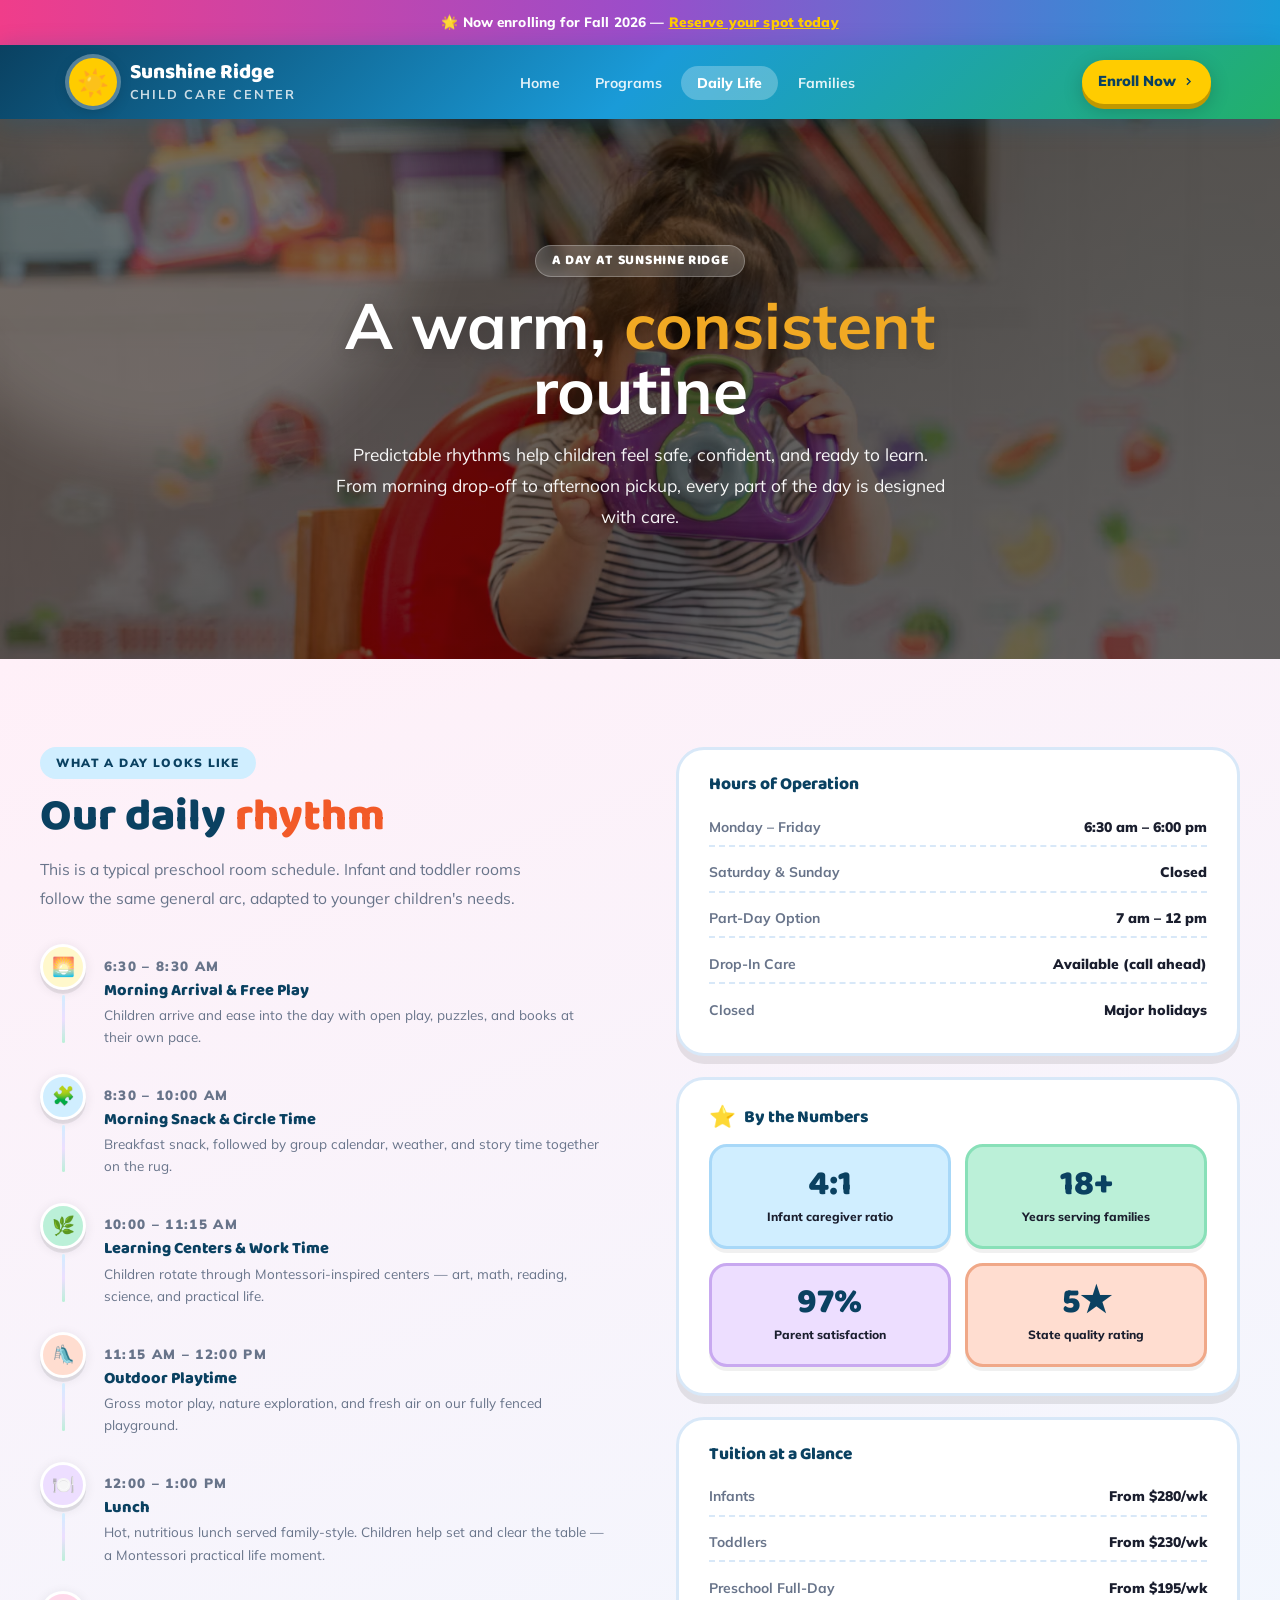
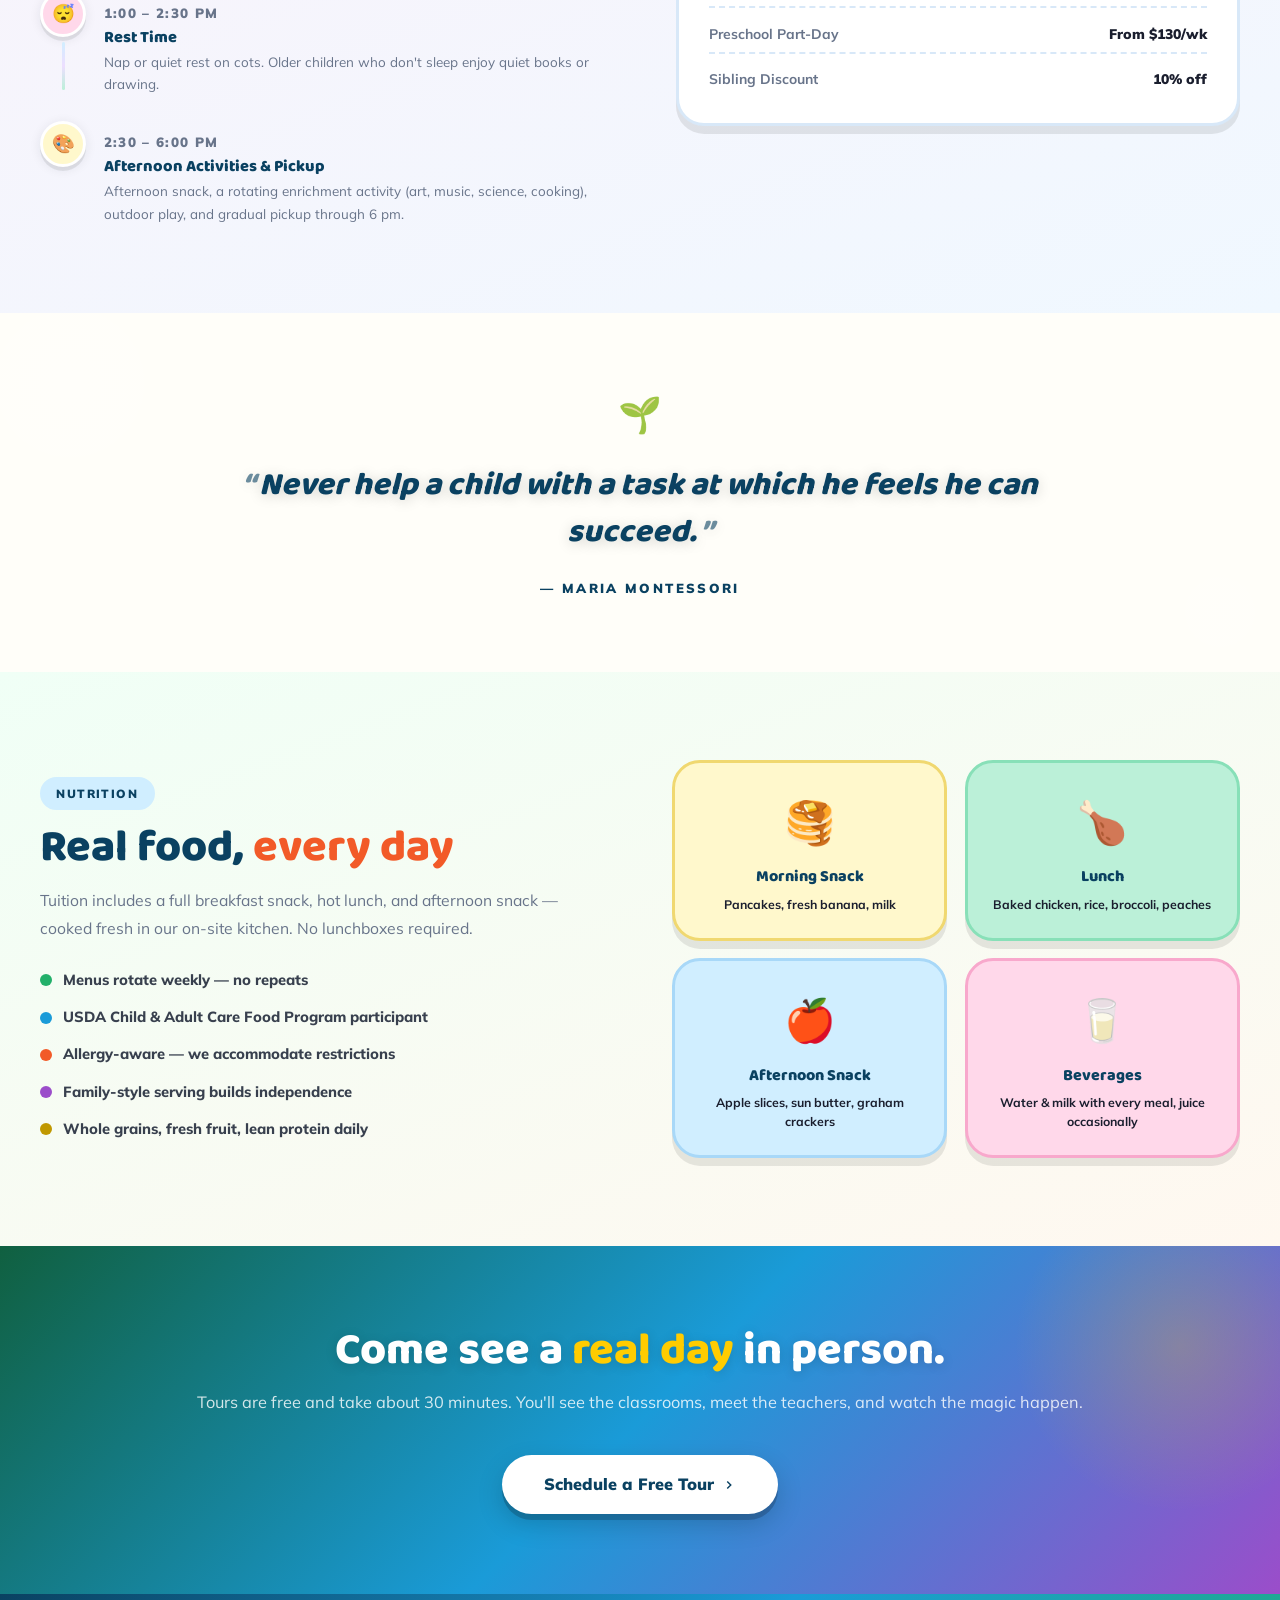
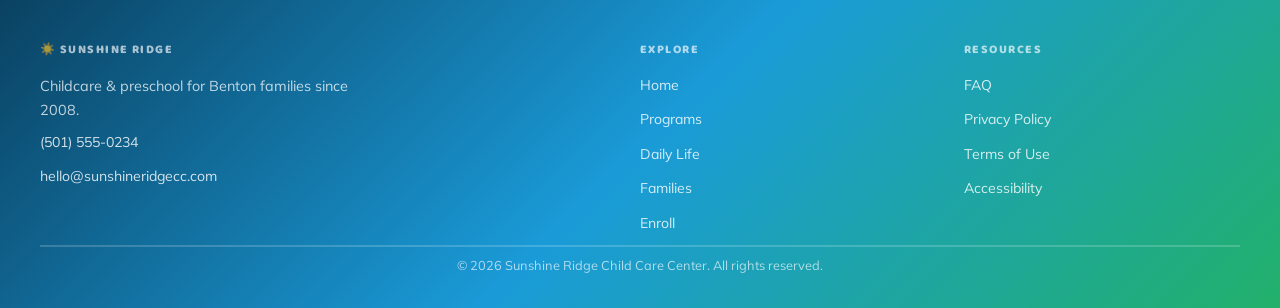
<file: our-day.html>
<!DOCTYPE html>
<html lang="en">
<head>
  <meta charset="UTF-8" >
  <meta name="viewport" content="width=device-width, initial-scale=1.0" >
  <title>Daily Life — Sunshine Ridge Child Care Center</title>
  <meta name="description" content="A look at a typical day at Sunshine Ridge — our daily schedule, Montessori-inspired work time, hot meals, and outdoor play." >
  <link rel="preconnect" href="https://fonts.googleapis.com" >
  <link href="https://fonts.googleapis.com/css2?family=Baloo+2:wght@500;600;700;800&family=Mulish:wght@300;400;500;600&display=swap" rel="stylesheet" >
  <link rel="stylesheet" href="assets/css/style.css" >
  <link rel="icon" type="image/svg+xml" href="assets/img/srcc_favicon.svg">
</head>
<body>

  <a class="skip-link" href="#main-content">Skip to main content</a>

  <div role="region" aria-label="Announcement">
    <p class="top-bar">
      🌟 Now enrolling for Fall 2026 — <a href="enroll.html">Reserve your spot today</a>
    </p>
  </div>

  <header>
    <nav aria-label="Main navigation">
<div class="logo">
  <div class="logo-sun" aria-hidden="true">☀️</div>

  <div class="logo-text">
    <span class="logo-name">Sunshine Ridge</span>
    <span class="logo-tagline">Child Care Center</span>
  </div>
</div>
      <ul class="nav-links" >
        <li><a href="index.html"      class="nav-link">Home</a></li>
        <li><a href="programs.html"   class="nav-link">Programs</a></li>
        <li><a href="daily-life.html" class="nav-link" aria-current="page">Daily Life</a></li>
        <li><a href="families.html"   class="nav-link">Families</a></li>
          <li><a href="enroll.html" class="nav-link nav-enroll-mobile">
    Enroll Now
  </a></li> 
      </ul>
   <a href="enroll.html" class="btn-enroll">
        Enroll Now
        <svg width="13" height="13" viewBox="0 0 24 24" fill="none" stroke="currentColor" stroke-width="2.5" aria-hidden="true" focusable="false"><path d="m9 18 6-6-6-6"/></svg>
      </a>
      <button class="hamburger" aria-label="Open menu" aria-expanded="false">
  ☰
</button>
    </nav>
  </header>

  <main id="main-content" tabindex="-1">

    <!-- PAGE HERO -->
<section class="day-hero" aria-labelledby="day-heading">

  <div class="day-hero-inner">

    <h2 class="eyebrow">
      A Day at Sunshine Ridge
    </h2>

    <h1 id="day-heading">
      A warm, <span>consistent</span> routine
    </h1>

    <p class="day-hero-desc">
      Predictable rhythms help children feel safe,
      confident, and ready to learn. From morning
      drop-off to afternoon pickup, every part of
      the day is designed with care.
    </p>

  </div>

</section>

    <!-- DAILY SCHEDULE -->
    <section id="schedule" class="schedule" aria-labelledby="schedule-heading">
      <div class="section-inner schedule-inner">
        <div>
          <p class="section-tag" aria-hidden="true">What a day looks like</p>
          <h2 id="schedule-heading">Our daily <span>rhythm</span></h2>
          <p class="section-sub">This is a typical preschool room schedule. Infant and toddler rooms follow the same general arc, adapted to younger children's needs.</p>

          <ol class="sched-list mt-2" aria-label="Daily preschool schedule">
            <li class="sched-item">
              <div class="sched-left" aria-hidden="true"><div class="sched-dot sd-1">🌅</div><div class="sched-line"></div></div>
              <div class="sched-content">
                <p class="sched-time">6:30 – 8:30 am</p>
                <h3>Morning Arrival &amp; Free Play</h3>
                <p>Children arrive and ease into the day with open play, puzzles, and books at their own pace.</p>
              </div>
            </li>
            <li class="sched-item">
              <div class="sched-left" aria-hidden="true"><div class="sched-dot sd-2">🧩</div><div class="sched-line"></div></div>
              <div class="sched-content">
                <p class="sched-time">8:30 – 10:00 am</p>
                <h3>Morning Snack &amp; Circle Time</h3>
                <p>Breakfast snack, followed by group calendar, weather, and story time together on the rug.</p>
              </div>
            </li>
            <li class="sched-item">
              <div class="sched-left" aria-hidden="true"><div class="sched-dot sd-3">🌿</div><div class="sched-line"></div></div>
              <div class="sched-content">
                <p class="sched-time">10:00 – 11:15 am</p>
                <h3>Learning Centers &amp; Work Time</h3>
                <p>Children rotate through Montessori-inspired centers — art, math, reading, science, and practical life.</p>
              </div>
            </li>
            <li class="sched-item">
              <div class="sched-left" aria-hidden="true"><div class="sched-dot sd-4">🛝</div><div class="sched-line"></div></div>
              <div class="sched-content">
                <p class="sched-time">11:15 am – 12:00 pm</p>
                <h3>Outdoor Playtime</h3>
                <p>Gross motor play, nature exploration, and fresh air on our fully fenced playground.</p>
              </div>
            </li>
            <li class="sched-item">
              <div class="sched-left" aria-hidden="true"><div class="sched-dot sd-5">🍽️</div><div class="sched-line"></div></div>
              <div class="sched-content">
                <p class="sched-time">12:00 – 1:00 pm</p>
                <h3>Lunch</h3>
                <p>Hot, nutritious lunch served family-style. Children help set and clear the table — a Montessori practical life moment.</p>
              </div>
            </li>
            <li class="sched-item">
              <div class="sched-left" aria-hidden="true"><div class="sched-dot sd-6">😴</div><div class="sched-line"></div></div>
              <div class="sched-content">
                <p class="sched-time">1:00 – 2:30 pm</p>
                <h3>Rest Time</h3>
                <p>Nap or quiet rest on cots. Older children who don't sleep enjoy quiet books or drawing.</p>
              </div>
            </li>
            <li class="sched-item">
              <div class="sched-left" aria-hidden="true"><div class="sched-dot sd-7">🎨</div><div class="sched-line"></div></div>
              <div class="sched-content">
                <p class="sched-time">2:30 – 6:00 pm</p>
                <h3>Afternoon Activities &amp; Pickup</h3>
                <p>Afternoon snack, a rotating enrichment activity (art, music, science, cooking), outdoor play, and gradual pickup through 6 pm.</p>
              </div>
            </li>
          </ol>
        </div>

        <div class="sched-info">
          <div class="info-box">
            <h2 class="info-box-title">Hours of Operation</h2>
            <div class="info-rows" role="list" aria-label="Hours of operation">
              <div class="info-row" role="listitem"><span class="info-row-label">Monday – Friday</span><span class="info-row-val">6:30 am – 6:00 pm</span></div>
              <div class="info-row" role="listitem"><span class="info-row-label">Saturday & Sunday</span><span class="info-row-val">Closed</span></div>
              <div class="info-row" role="listitem"><span class="info-row-label">Part-Day Option</span><span class="info-row-val">7 am – 12 pm</span></div>
              <div class="info-row" role="listitem"><span class="info-row-label">Drop-In Care</span><span class="info-row-val">Available (call ahead)</span></div>
              <div class="info-row" role="listitem"><span class="info-row-label">Closed</span><span class="info-row-val">Major holidays</span></div>
            </div>
          </div>
          <div class="info-box">
            <h2 class="info-box-title"><span>⭐</span> By the Numbers</h2>
            <div class="stat-row">
              <div class="stat-box"><h3 class="stat-num">4:1</h3><p class="stat-label">Infant caregiver ratio</p></div>
              <div class="stat-box"><h3 class="stat-num">18+</h3><p class="stat-label">Years serving families</p></div>
              <div class="stat-box"><h3 class="stat-num">97%</h3><p class="stat-label">Parent satisfaction</p></div>
              <div class="stat-box"><h3 class="stat-num">5★</h3><p class="stat-label">State quality rating</p></div>
            </div>
          </div>
          <div class="info-box">
            <h2 class="info-box-title">Tuition at a Glance</h2>
            <div class="info-rows" role="list">
              <div class="info-row" role="listitem"><span class="info-row-label">Infants</span><span class="info-row-val">From $280/wk</span></div>
              <div class="info-row" role="listitem"><span class="info-row-label">Toddlers</span><span class="info-row-val">From $230/wk</span></div>
              <div class="info-row" role="listitem"><span class="info-row-label">Preschool Full-Day</span><span class="info-row-val">From $195/wk</span></div>
              <div class="info-row" role="listitem"><span class="info-row-label">Preschool Part-Day</span><span class="info-row-val">From $130/wk</span></div>
              <div class="info-row" role="listitem"><span class="info-row-label">Sibling Discount</span><span class="info-row-val">10% off</span></div>
            </div>
          </div>
        </div>
      </div>
    </section>

    <!-- MONTESSORI QUOTE 2 -->
    <div class="mq-strip" role="region" aria-label="Quote from Maria Montessori">
      <div class="mq-strip-inner">
        <span class="mq-leaf" aria-hidden="true">🌱</span>
        <blockquote>Never help a child with a task at which he feels he can succeed.</blockquote>
        <cite>— Maria Montessori</cite>
      </div>
    </div>

    <!-- MEALS -->
    <section id="meals" class="meals" aria-labelledby="meals-heading">
      <div class="section-inner meals-inner">
        <div class="meals-text">
          <p class="section-tag" aria-hidden="true">Nutrition</p>
          <h2 id="meals-heading">Real food, <span>every day</span></h2>
          <p class="section-sub">Tuition includes a full breakfast snack, hot lunch, and afternoon snack — cooked fresh in our on-site kitchen. No lunchboxes required.</p>
          <ul class="meal-highlights" aria-label="Meal program highlights">
            <li class="meal-hl"><span class="meal-hl-dot" aria-hidden="true"></span>Menus rotate weekly — no repeats</li>
            <li class="meal-hl"><span class="meal-hl-dot" aria-hidden="true"></span>USDA Child &amp; Adult Care Food Program participant</li>
            <li class="meal-hl"><span class="meal-hl-dot" aria-hidden="true"></span>Allergy-aware — we accommodate restrictions</li>
            <li class="meal-hl"><span class="meal-hl-dot" aria-hidden="true"></span>Family-style serving builds independence</li>
            <li class="meal-hl"><span class="meal-hl-dot" aria-hidden="true"></span>Whole grains, fresh fruit, lean protein daily</li>
          </ul>
        </div>
        <div class="meals-grid">
          <div class="meal-card"><span class="meal-emoji" aria-hidden="true">🥞</span><p class="meal-name">Morning Snack</p><p class="meal-desc">Pancakes, fresh banana, milk</p></div>
          <div class="meal-card"><span class="meal-emoji" aria-hidden="true">🍗</span><p class="meal-name">Lunch</p><p class="meal-desc">Baked chicken, rice, broccoli, peaches</p></div>
          <div class="meal-card"><span class="meal-emoji" aria-hidden="true">🍎</span><p class="meal-name">Afternoon Snack</p><p class="meal-desc">Apple slices, sun butter, graham crackers</p></div>
          <div class="meal-card"><span class="meal-emoji" aria-hidden="true">🥛</span><p class="meal-name">Beverages</p><p class="meal-desc">Water &amp; milk with every meal, juice occasionally</p></div>
        </div>
      </div>
    </section>

    <!-- CTA -->
    <div class="cta-strip" role="region" aria-label="Enrollment call to action">
      <h2>Come see a <span>real day</span> in person.</h2>
      <p>Tours are free and take about 30 minutes. You'll see the classrooms, meet the teachers, and watch the magic happen.</p>
      <a href="enroll.html" class="btn-cta-white">
        Schedule a Free Tour
        <svg width="14" height="14" viewBox="0 0 24 24" fill="none" stroke="currentColor" stroke-width="2.5" aria-hidden="true" focusable="false"><path d="m9 18 6-6-6-6"/></svg>
      </a>
    </div>

  </main>

<footer role="contentinfo">
  <div class="footer-inner">

    <div class="footer-main">

      <div class="footer-column">
        <h3 class="footer-brand">☀️ Sunshine Ridge</h3>

        <p class="footer-tagline">
          Childcare & preschool for Benton families since 2008.
        </p>

        <div class="footer-contact">
          <a href="tel:+15015550234">(501) 555-0234</a>
          <a href="mailto:hello@sunshineridgecc.com">
            hello@sunshineridgecc.com
          </a>
        </div>
      </div>

      <div class="footer-column">
        <h3>Explore</h3>

        <nav class="footer-nav" aria-label="Site links">
          <a href="index.html">Home</a>
          <a href="programs.html">Programs</a>
          <a href="daily-life.html">Daily Life</a>
          <a href="families.html">Families</a>
          <a href="enroll.html">Enroll</a>
        </nav>
      </div>

      <div class="footer-column">
        <h3>Resources</h3>

        <nav class="footer-legal" aria-label="Legal links">
          <a href="families.html#faq">FAQ</a>
          <a href="#">Privacy Policy</a>
          <a href="#">Terms of Use</a>
          <a href="#">Accessibility</a>
        </nav>
      </div>

    </div>

    <div class="footer-bottom">
      <p class="footer-copy">
        &copy; 2026 Sunshine Ridge Child Care Center.
        All rights reserved.
      </p>
    </div>

  </div>
</footer>

  <script src="assets/js/script.js"></script>
</body>
</html>
</file>
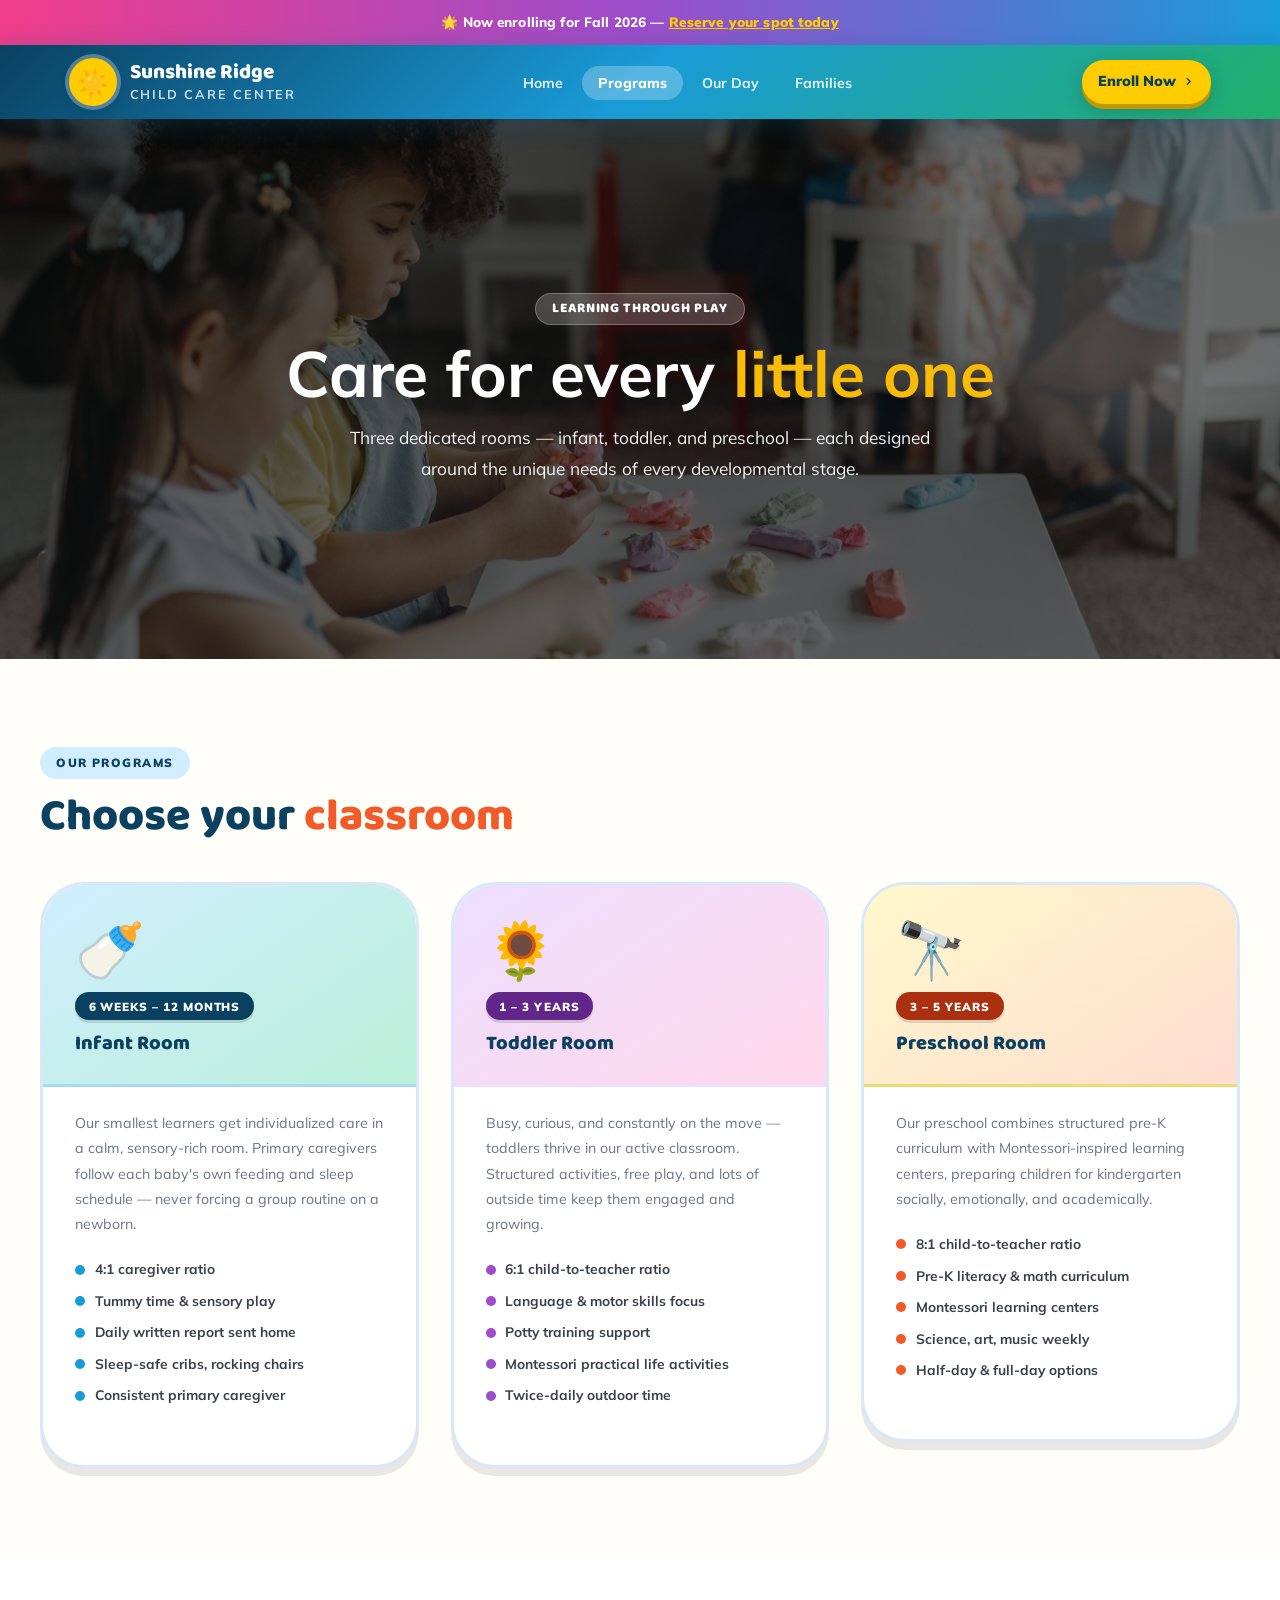
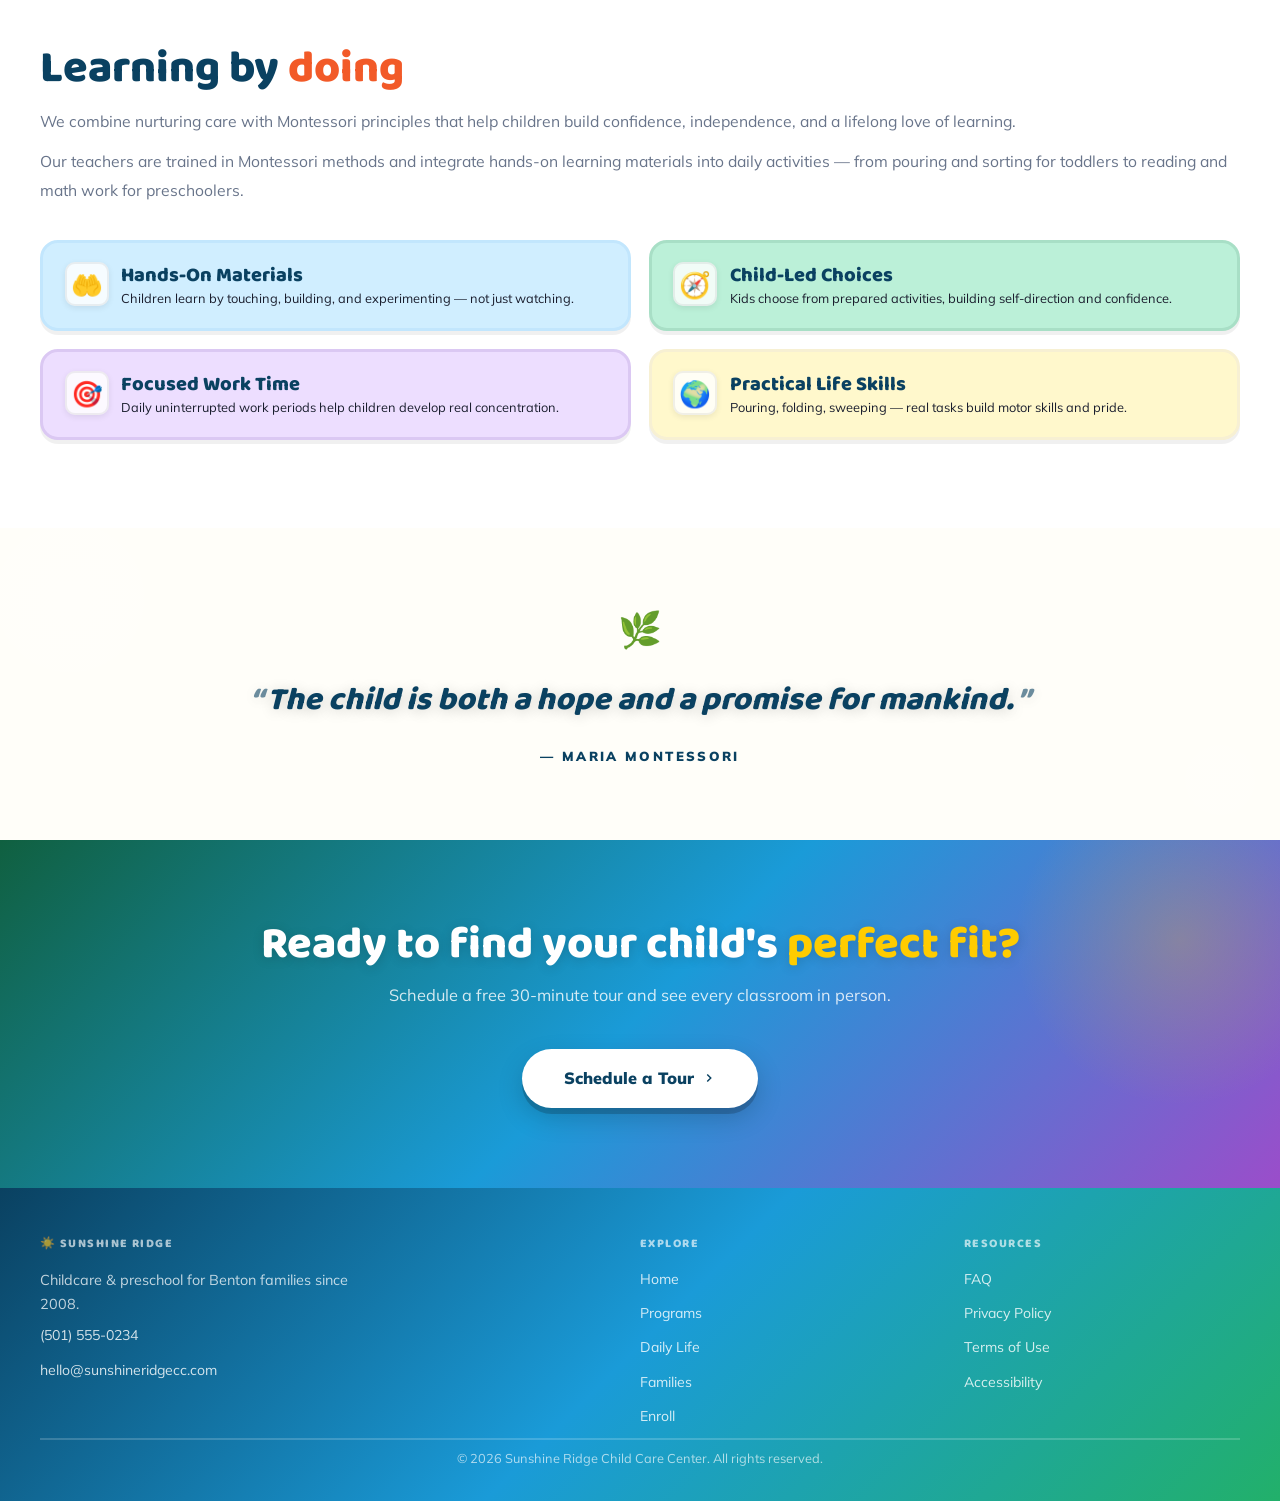
<file: programs.html>
<!DOCTYPE html>
<html lang="en">
<head>
  <meta charset="UTF-8" >
  <meta name="viewport" content="width=device-width, initial-scale=1.0" >
  <title>Programs — Sunshine Ridge Child Care Center</title>
  <meta name="description" content="Infant, toddler, and preschool programs at Sunshine Ridge. Montessori-inspired learning for children ages 6 weeks to 5 years in Benton, AR." >
  <link rel="preconnect" href="https://fonts.googleapis.com" >
  <link href="https://fonts.googleapis.com/css2?family=Baloo+2:wght@500;600;700;800&family=Mulish:wght@300;400;500;600&display=swap" rel="stylesheet" >
  <link rel="stylesheet" href="assets/css/style.css" >
  <link rel="icon" type="image/svg+xml" href="assets/img/srcc_favicon.svg">
</head>
<body>

  <a class="skip-link" href="#main-content">Skip to main content</a>

  <div role="region" aria-label="Announcement">
    <p class="top-bar">
      🌟 Now enrolling for Fall 2026 — <a href="enroll.html">Reserve your spot today</a>
    </p>
  </div>

  <header>
    <nav aria-label="Main navigation">
<div class="logo">
  <div class="logo-sun" aria-hidden="true">☀️</div>

  <div class="logo-text">
    <span class="logo-name">Sunshine Ridge</span>
    <span class="logo-tagline">Child Care Center</span>
  </div>
</div>
      <ul class="nav-links" >
        <li><a href="index.html"      class="nav-link">Home</a></li>
        <li><a href="programs.html"   class="nav-link" aria-current="page">Programs</a></li>
        <li><a href="our-day.html" class="nav-link">Our Day</a></li>
        <li><a href="families.html"   class="nav-link">Families</a></li>  
       <li><a href="enroll.html" class="nav-link nav-enroll-mobile">
    Enroll Now
    <svg width="13" height="13" viewBox="0 0 24 24" fill="none" stroke="currentColor" stroke-width="2.5" aria-hidden="true" focusable="false"><path d="m9 18 6-6-6-6"/></svg>
      </a>
  </li> 
      </ul>
            <a href="enroll.html" class="btn-enroll">
        Enroll Now
        <svg width="13" height="13" viewBox="0 0 24 24" fill="none" stroke="currentColor" stroke-width="2.5" aria-hidden="true" focusable="false"><path d="m9 18 6-6-6-6"/></svg>
      </a>
      <button class="hamburger" aria-label="Open menu" aria-expanded="false">
 
</button>
    </nav>
  </header>

  <main id="main-content" tabindex="-1">
<!-- PROGRAMS HEADER -->
<section class="programs-header" aria-labelledby="programs-heading">

  <!-- floating icons -->


  <div class="programs-header-inner">

    <h2 class="eyebrow">
      Learning Through Play
    </h2>

    <h1 id="programs-heading">
      Care for every <span>little one</span>
    </h1>

    <p class="programs-header-desc">
      Three dedicated rooms — infant, toddler,
      and preschool — each designed around the
      unique needs of every developmental stage.
    </p>

  </div>

</section>

    <!-- PROGRAMS GRID -->
    <section class="programs" aria-labelledby="programs-heading">
      <div class="section-inner">
        <p class="section-tag" aria-hidden="true">Our programs</p>
        <h2>Choose your <span>classroom</span></h2>
        <ul class="programs-grid" aria-label="Programs by age group">

          <li>
            <article class="prog-card infants" aria-labelledby="prog-inf">
              <div class="prog-header">
                <span class="prog-emoji" aria-hidden="true">🍼</span>
                <p class="prog-age">6 Weeks – 12 Months</p>
                <h3 id="prog-inf">Infant Room</h3>
              </div>
              <div class="prog-body">
                <p class="prog-desc">Our smallest learners get individualized care in a calm, sensory-rich room. Primary caregivers follow each baby's own feeding and sleep schedule — never forcing a group routine on a newborn.</p>
                <ul class="prog-features" aria-label="Infant program features">
                  <li class="prog-feat"><span class="feat-dot" aria-hidden="true"></span>4:1 caregiver ratio</li>
                  <li class="prog-feat"><span class="feat-dot" aria-hidden="true"></span>Tummy time &amp; sensory play</li>
                  <li class="prog-feat"><span class="feat-dot" aria-hidden="true"></span>Daily written report sent home</li>
                  <li class="prog-feat"><span class="feat-dot" aria-hidden="true"></span>Sleep-safe cribs, rocking chairs</li>
                  <li class="prog-feat"><span class="feat-dot" aria-hidden="true"></span>Consistent primary caregiver</li>
                </ul>
              </div>
            </article>
          </li>

          <li>
            <article class="prog-card toddlers" aria-labelledby="prog-tod">
              <div class="prog-header">
                <span class="prog-emoji" aria-hidden="true">🌻</span>
                <p class="prog-age">1 – 3 Years</p>
                <h3 id="prog-tod">Toddler Room</h3>
              </div>
              <div class="prog-body">
                <p class="prog-desc">Busy, curious, and constantly on the move — toddlers thrive in our active classroom. Structured activities, free play, and lots of outside time keep them engaged and growing.</p>
                <ul class="prog-features" aria-label="Toddler program features">
                  <li class="prog-feat"><span class="feat-dot" aria-hidden="true"></span>6:1 child-to-teacher ratio</li>
                  <li class="prog-feat"><span class="feat-dot" aria-hidden="true"></span>Language &amp; motor skills focus</li>
                  <li class="prog-feat"><span class="feat-dot" aria-hidden="true"></span>Potty training support</li>
                  <li class="prog-feat"><span class="feat-dot" aria-hidden="true"></span>Montessori practical life activities</li>
                  <li class="prog-feat"><span class="feat-dot" aria-hidden="true"></span>Twice-daily outdoor time</li>
                </ul>
              </div>
            </article>
          </li>

          <li>
            <article class="prog-card preschool" aria-labelledby="prog-pre">
              <div class="prog-header">
                <span class="prog-emoji" aria-hidden="true">🔭</span>
                <p class="prog-age">3 – 5 Years</p>
                <h3 id="prog-pre">Preschool Room</h3>
              </div>
              <div class="prog-body">
                <p class="prog-desc">Our preschool combines structured pre-K curriculum with Montessori-inspired learning centers, preparing children for kindergarten socially, emotionally, and academically.</p>
                <ul class="prog-features" aria-label="Preschool features">
                  <li class="prog-feat"><span class="feat-dot" aria-hidden="true"></span>8:1 child-to-teacher ratio</li>
                  <li class="prog-feat"><span class="feat-dot" aria-hidden="true"></span>Pre-K literacy &amp; math curriculum</li>
                  <li class="prog-feat"><span class="feat-dot" aria-hidden="true"></span>Montessori learning centers</li>
                  <li class="prog-feat"><span class="feat-dot" aria-hidden="true"></span>Science, art, music weekly</li>
                  <li class="prog-feat"><span class="feat-dot" aria-hidden="true"></span>Half-day &amp; full-day options</li>
                </ul>
              </div>
            </article>
          </li>

        </ul>
      </div>
    </section>

    <!-- MONTESSORI SPOTLIGHT -->
    <section id="montessori" class="montessori" aria-labelledby="montessori-heading">
      <div class="section-inner montessori-inner">
        <div>
          <h2 id="montessori-heading">Learning by <span>doing</span></h2>
          <p class="section-sub">
           We combine nurturing care with Montessori principles that help children build confidence, independence, and a lifelong love of learning.
          </p>
          <p class="section-sub mt-75">
            Our teachers are trained in Montessori methods and integrate hands-on learning materials into daily activities — from pouring and sorting for toddlers to reading and math work for preschoolers.
          </p>
          <div class="montessori-pillars" role="list" aria-label="Montessori features">
            <div class="pillar" role="listitem">
              <div class="pillar-icon" aria-hidden="true">🤲</div>
              <div>
                <h3>Hands-On Materials</h3>
                <p>Children learn by touching, building, and experimenting — not just watching.</p>
              </div>
            </div>
            <div class="pillar" role="listitem">
              <div class="pillar-icon" aria-hidden="true">🧭</div>
              <div>
                <h3>Child-Led Choices</h3>
                <p>Kids choose from prepared activities, building self-direction and confidence.</p>
              </div>
            </div>
            <div class="pillar" role="listitem">
              <div class="pillar-icon" aria-hidden="true">🎯</div>
              <div>
                <h3>Focused Work Time</h3>
                <p>Daily uninterrupted work periods help children develop real concentration.</p>
              </div>
            </div>
            <div class="pillar" role="listitem">
              <div class="pillar-icon" aria-hidden="true">🌍</div>
              <div>
                <h3>Practical Life Skills</h3>
                <p>Pouring, folding, sweeping — real tasks build motor skills and pride.</p>
              </div>
            </div>
          </div>
        </div>
      
      </div>
    </section>

    <!-- MONTESSORI QUOTE -->
    <div class="mq-strip" role="region" aria-label="Quote from Maria Montessori">
      <div class="mq-strip-inner">
        <span class="mq-leaf" aria-hidden="true">🌿</span>
        <blockquote>The child is both a hope and a promise for mankind.</blockquote>
        <cite>— Maria Montessori</cite>
      </div>
    </div>

    <!-- CTA -->
    <div class="cta-strip" role="region" aria-label="Enrollment call to action">
      <h2>Ready to find your child's <span>perfect fit?</span></h2>
      <p>Schedule a free 30-minute tour and see every classroom in person.</p>
      <a href="enroll.html" class="btn-cta-white">
        Schedule a Tour
        <svg width="14" height="14" viewBox="0 0 24 24" fill="none" stroke="currentColor" stroke-width="2.5" aria-hidden="true" focusable="false"><path d="m9 18 6-6-6-6"/></svg>
      </a>
    </div>

  </main>

<footer role="contentinfo">
  <div class="footer-inner">

    <div class="footer-main">

      <div class="footer-column">
        <h3 class="footer-brand">☀️ Sunshine Ridge</h3>

        <p class="footer-tagline">
          Childcare & preschool for Benton families since 2008.
        </p>

        <div class="footer-contact">
          <a href="tel:+15015550234">(501) 555-0234</a>
          <a href="mailto:hello@sunshineridgecc.com">
            hello@sunshineridgecc.com
          </a>
        </div>
      </div>

      <div class="footer-column">
        <h3>Explore</h3>

        <nav class="footer-nav" aria-label="Site links">
          <a href="index.html">Home</a>
          <a href="programs.html">Programs</a>
          <a href="daily-life.html">Daily Life</a>
          <a href="families.html">Families</a>
          <a href="enroll.html">Enroll</a>
        </nav>
      </div>

      <div class="footer-column">
        <h3>Resources</h3>

        <nav class="footer-legal" aria-label="Legal links">
          <a href="families.html#faq">FAQ</a>
          <a href="#">Privacy Policy</a>
          <a href="#">Terms of Use</a>
          <a href="#">Accessibility</a>
        </nav>
      </div>

    </div>

    <div class="footer-bottom">
      <p class="footer-copy">
        &copy; 2026 Sunshine Ridge Child Care Center.
        All rights reserved.
      </p>
    </div>

  </div>
</footer>

  <script src="assets/js/script.js"></script>
</body>
</html>
</file>
<file: assets/css/style.css>
/* ─── TOKENS ─────────────────────────────────────── */
:root {
  --white:      #ffffff;
  --bg:         #fffef9;
  --bg2:        #f6f4ff;
  --bg3:        #fff4f8;
 
  /* Sky blue — trustworthy, fresh */
  --blue:       #1a9bd8;
  --blue-lt:    #45b8f0;
  --blue-pale:  #d0eeff;
  --blue-deep:  #0a4161;
 
  /* Grass green — life, growth */
  --green:      #22b06a;
  --green-lt:   #44cc88;
  --green-pale: #bbf0d8;
  --green-deep: #106040;
 
  /* Coral — warm, playful */
  --coral:      #f25a28;
  --coral-lt:   #ff7d50;
  --coral-pale: #ffddd0;
  --coral-deep: #aa3010;
 
  /* Sunflower — joy, energy */
  --sun:        #ffcc00;
  --sun-lt:     #ffe033;
  --sun-pale:   #fff8cc;
  --sun-deep:   #c09800;
 
  /* Purple — imagination, magic */
  --purple:     #9b4dca;
  --purple-lt:  #b86de0;
  --purple-pale:#eddeff;
  --purple-deep:#62268a;
 
  /* Hot pink — fun, pop */
  --pink:       #f03d8a;
  --pink-lt:    #ff65a8;
  --pink-pale:  #ffd8ea;
  --pink-deep:  #a01858;
 
  /* Text */
  --text:       #1a1e2e;
  --text-mid:   #38404e;
  --text-muted: #68748a;
  --border:     #d8e8f8;
 
  --focus:      #1a9bd8;
  --red-err:    #c0392b;
 
  --shadow-sm:  0 2px 12px rgba(26,30,46,0.09);
  --shadow-md:  0 6px 28px rgba(26,30,46,0.12);
  --shadow-lg:  0 16px 52px rgba(26,30,46,0.15);
  --shadow-fun: 0 8px 0 rgba(0,0,0,0.09);
 
  --font-head:  'Baloo 2', 'Comic Sans MS', cursive;
  --font-body:  'Mulish', 'Segoe UI', sans-serif;
 
  --r-sm:       10px;
  --r-md:       18px;
  --r-lg:       28px;
  --r-xl:       44px;
  --r-pill:     99px;
}
 
/* ─── RESET ─────────────────────────────────────── */
*, *::before, *::after { box-sizing: border-box; margin: 0; padding: 0; }
html { font-size: 16px; scroll-behavior: smooth; }
body {
  background: var(--bg);
  color: var(--text);
  font-family: var(--font-body);
  line-height: 1.65;
  overflow-x: hidden;
}
img { max-width: 100%; display: block; }
a { color: inherit; text-decoration: none; }
ul { list-style: none; }
 
/* ─── FOCUS ─────────────────────────────────────── */
:focus-visible {
  outline: 3px solid var(--focus);
  outline-offset: 3px;
  border-radius: 6px;
}
 
/* ─── SKIP LINK ─────────────────────────────────── */
.skip-link {
  position: absolute; top: -100%; left: 1rem;
  background: var(--purple); color: #fff;
  padding: .6rem 1.2rem; font-weight: 700; font-size: .9rem;
  border-radius: 0 0 10px 10px; z-index: 9999; transition: top .15s;
}
.skip-link:focus { top: 0; }
 
/* ─── ANNOUNCEMENT BAR ───────────────────────────── */
.top-bar {
  background: linear-gradient(90deg, var(--pink) 0%, var(--purple) 50%, var(--blue) 100%);
  color: #fff; text-align: center;
  padding: .7rem 1.5rem;
  font-size: .85rem; font-weight: 800; letter-spacing: .01em;
}
.top-bar a { color: var(--sun); text-decoration: underline; font-weight: 900; }
 
/* ─── HEADER ─────────────────────────────────────── */
header {
  background: linear-gradient(135deg, var(--blue-deep) 0%, var(--blue) 50%, var(--green) 100%);
  position: sticky; top: 0; z-index: 100;
  box-shadow: 0 4px 24px rgba(13,95,144,.30);
}
nav {
  max-width: 1200px; margin: 0 auto;
  padding: 0 1.8rem; height: 74px;
  display: flex; align-items: center; justify-content: space-between; gap: 1.5rem;
}
.logo {
  display: flex;
  align-items: center;
  gap: .8rem;
  text-decoration: none;
}

.logo-text {
  display: flex;
  flex-direction: column;
  justify-content: center;
  line-height: 1.1;
}
.logo-sun {
  width: 48px; height: 48px;
  background: var(--sun); border-radius: 50%;
  display: flex; align-items: center; justify-content: center;
  font-size: 1.6rem;
  box-shadow: 0 0 0 4px rgba(255,255,255,.3), 0 4px 16px rgba(0,0,0,.2);
  flex-shrink: 0;
  transition: transform .35s cubic-bezier(.34,1.56,.64,1);
}
.logo:hover .logo-sun { transform: rotate(20deg) scale(1.12); }
.logo-name {
  font-family: var(--font-head);
  font-size: 1.3rem;
  font-weight: 800;
  color: #fff;
}

.logo-tagline {
  font-size: .8rem;
  font-weight: 700;
  letter-spacing: .14em;
  text-transform: uppercase;
  color: rgba(255,255,255,.78);
  margin-top: .15rem;
}
.nav-enroll-mobile {
  display: none;
}
.nav-links { display: flex; align-items: center; gap: .2rem; }
.nav-link {
  padding: .5rem 1rem; border-radius: var(--r-pill);
  font-size: .88rem; font-weight: 700; color: rgba(255,255,255,.88);
  transition: background .2s, color .2s, transform .15s;
}
.nav-link:hover { background: rgba(255,255,255,.22); color: #fff; transform: translateY(-2px); }
.nav-link[aria-current="page"] { background: rgba(255,255,255,.26); color: #fff; font-weight: 800; }
.btn-enroll {
  display: inline-flex; align-items: center; gap: .4rem;
  padding: .2rem 1rem;
  background: var(--sun); color: var(--blue-deep);
  font-family: var(--font-body); font-size: .9rem; font-weight: 900;
  border: none; border-radius: var(--r-pill); cursor: pointer; min-height: 44px;
  transition: background .2s, transform .2s, box-shadow .2s; text-decoration: none;
  box-shadow: 0 5px 0 var(--sun-deep), 0 6px 20px rgba(0,0,0,.2);
}
.btn-enroll:hover { background: var(--sun-lt); transform: translateY(-3px); box-shadow: 0 8px 0 var(--sun-deep), 0 12px 26px rgba(0,0,0,.22); }
.btn-enroll:active { transform: translateY(1px); box-shadow: 0 2px 0 var(--sun-deep); }
 .nav-enroll-mobile {
  margin-top: .5rem;

  background: var(--sun);

  color: var(--blue-deep) !important;

  border-radius: 999px;

  font-weight: 800;

  padding: .9rem 1rem;
}
/* ─── KEYFRAMES ─────────────────────────────────── */
@keyframes slideUp {
  from { opacity: 0; transform: translateY(24px); }
  to   { opacity: 1; transform: translateY(0); }
}
@keyframes wiggle {
  0%, 100% { transform: rotate(0deg); }
  25% { transform: rotate(-8deg); }
  75% { transform: rotate(8deg); }
}
@keyframes float {
  0%, 100% { transform: translateY(0); }
  50% { transform: translateY(-10px); }
}
@keyframes spin-slow {
  from { transform: rotate(0deg); }
  to   { transform: rotate(360deg); }
}
.anim { animation: slideUp .65s cubic-bezier(.22,1,.36,1) both; }
.d1 { animation-delay: .08s; }
.d2 { animation-delay: .2s; }
.d3 { animation-delay: .34s; }
.d4 { animation-delay: .48s; }
 
/* ───────────────── HERO ───────────────── */

.hero-split {
  min-height: 85vh;

  position: relative;
  overflow: hidden;

  display: flex;
  align-items: center;

  background-image:
url("../img/Blocks_background.avif");

  background-size: cover;
  background-position: center;
  background-repeat: no-repeat;
}

/* darker left-side gradient */

.hero-split::before {
  content: "";

  position: absolute;
  inset: 0;

  background:
    linear-gradient(
      90deg,
      rgba(6,24,45,.82) 0%,
      rgba(6,24,45,.72) 28%,
      rgba(6,24,45,.38) 52%,
      rgba(6,24,45,.12) 72%,
      rgba(6,24,45,.05) 100%
    );

  z-index: 1;
}

/* subtle blur glow */

.hero-split::after {
  content: "";

  position: absolute;

  width: 520px;
  height: 520px;

  border-radius: 50%;

  background:
    rgba(0,0,0,.18);

  filter: blur(60px);

  top: -120px;
  left: -180px;

  z-index: 1;
}

/* ───────────────── HERO CONTENT ───────────────── */

.hero-copy {
  position: relative;
  z-index: 2;

  max-width: 620px;

  padding: 6rem 5rem;

  color: white;
}

/* eyebrow */

.eyebrow {
  display: inline-block;

  margin-bottom: 1.4rem;

  padding: .55rem 1.2rem;

  border-radius: 999px;

  background: rgba(255,255,255,.12);

  border: 1px solid rgba(255,255,255,.22);

  backdrop-filter: blur(10px);

  color: rgba(255,255,255,.96);

  font-size: .92rem;
  font-weight: 800;

  letter-spacing: .05em;
  text-transform: uppercase;
}

/* heading */

.hero-copy h1 {
  font-size: clamp(3.5rem, 6vw, 6.2rem);

  font-weight: 800;

  line-height: .95;

  margin-bottom: 1.5rem;

  color: white;

  text-shadow:
    0 6px 24px rgba(0,0,0,.38);
}

/* accent word */

.hero-copy h1 span {
  color: #76ff5f;

  text-shadow:
    0 6px 24px rgba(0,0,0,.42);
}

/* paragraph */

.hero-copy p {
  max-width: 520px;

  color: rgba(255,255,255,.95);

  font-size: 1.15rem;

  line-height: 1.9;

  margin-bottom: 2.2rem;

  text-shadow:
    0 2px 12px rgba(0,0,0,.3);
}

/* ───────────────── BUTTONS ───────────────── */

.hero-btns {
  display: flex;
  gap: 1rem;

  flex-wrap: wrap;
}

.btn-primary {
  display: inline-flex;
  align-items: center;
  justify-content: center;

  min-height: 58px;

  padding: 1rem 2.3rem;

  border-radius: 999px;

  background: #fc9a11;

  color: rgb(7, 18, 49);

  font-weight: 800;

  text-decoration: none;

  box-shadow:
    0 10px 24px rgba(0,0,0,.22);

  transition:
    transform .2s ease,
    background .2s ease;
}

.btn-primary:hover {
  transform: translateY(-4px);

  background: #ff9f2f;
}

.btn-ghost {
  display: inline-flex;
  align-items: center;
  justify-content: center;

  min-height: 58px;

  padding: 1rem 2.3rem;

  border-radius: 999px;

  background: rgba(255,255,255,.12);

  border: 2px solid rgba(255,255,255,.38);

  backdrop-filter: blur(8px);

  color: white;

  font-weight: 700;

  text-decoration: none;

  transition:
    transform .2s ease,
    background .2s ease;
}

.btn-ghost:hover {
  transform: translateY(-4px);

  background: rgba(255,255,255,.22);
}

/* TRUST CHIPS */

.hero-trust {
  display: flex;
  flex-wrap: wrap;

  gap: .8rem;

  margin-top: 2rem;
}

.trust-chip {
  display: flex;
  align-items: center;
  gap: .5rem;

  padding: .45rem 1rem;

  border-radius: 999px;

  background: rgba(255,255,255,.16);

  backdrop-filter: blur(6px);

  border: 1px solid rgba(255,255,255,.2);

  color: white;

  font-size: .85rem;
  font-weight: 700;
}

.trust-chip-icon {
  display: flex;
  align-items: center;
  justify-content: center;

  width: 24px;
  height: 24px;

  border-radius: 50%;

  background: rgba(255,255,255,.22);
}


/* ─── SECTION COMMON ─────────────────────────────── */
section { padding: 5.5rem 1.5rem; }
.section-inner { max-width: 1200px; margin: 0 auto; }
.section-tag {
  display: inline-flex; align-items: center; gap: .4rem;
  font-size: .74rem; font-weight: 900; letter-spacing: .12em; text-transform: uppercase;
  padding: .28rem .9rem; border-radius: var(--r-pill); margin-bottom: .8rem;
  border: 2.5px solid;
}
/* Color variants for section tags */
.section-tag         { background: var(--blue-pale);   color: var(--blue-deep);   border-color: var(--blue-pale); }
.section-tag.green   { background: var(--green-pale);  color: var(--green-deep);  border-color: var(--green-pale); }
.section-tag.coral   { background: var(--coral-pale);  color: var(--coral-deep);  border-color: var(--coral-pale); }
.section-tag.purple  { background: var(--purple-pale); color: var(--purple-deep); border-color: var(--purple-pale); }
.section-tag.pink    { background: var(--pink-pale);   color: var(--pink-deep);   border-color: var(--pink-pale); }
.section-tag.sun     { background: var(--sun-pale);    color: var(--sun-deep);    border-color: var(--sun-pale); }
h2 {
  font-family: var(--font-head);
  font-size: clamp(2rem, 3.5vw, 3rem); font-weight: 800; color: var(--blue-deep); line-height: 1.12;
}
h2 span { color: var(--coral); }
.section-sub { margin-top: .8rem; font-size: .98rem; color: var(--text-muted); max-width: 520px; line-height: 1.82; }
h3 { font-family: var(--font-head); font-size: 1.25rem; font-weight: 800; color: var(--blue-deep); line-height: 1.3; }
 
/* ─── WHY US ─────────────────────────────────────── */
.why {
  background: #fff;
}

.why-grid {
  display: grid;
  grid-template-columns: repeat(4, 1fr);
  gap: 1.5rem;
  margin-top: 3rem;
  align-items: stretch;
}

.why-card {
  border: 3px solid var(--border);
  border-radius: var(--r-lg);

  padding: 2rem 1.5rem;

  text-align: center;

  box-shadow: var(--shadow-fun);

  display: flex;
  flex-direction: column;

  align-items: center;

  height: 100%;

  transition:
    box-shadow .25s,
    transform .28s cubic-bezier(.34,1.56,.64,1),
    border-color .2s;
}

.why-card p {
  font-size: .86rem;

  color: var(--text-mid);

  line-height: 1.7;

  margin-top: auto;
}

.why-card:hover {
  box-shadow: 0 12px 0 rgba(0,0,0,.08), var(--shadow-md);
  transform: translateY(-6px);
}
.why-card:nth-child(1) { background: var(--blue-pale);   border-color: #a8d8f8; }
.why-card:nth-child(2) { background: var(--green-pale);  border-color: #88e0b8; }
.why-card:nth-child(3) { background: var(--sun-pale);    border-color: #f0d870; }
.why-card:nth-child(4) { background: var(--coral-pale);  border-color: #f8a888; }
.why-icon {
  font-size: 2.8rem; width: 70px; height: 70px; border-radius: 50%;
  display: flex; align-items: center; justify-content: center;
  margin: 0 auto 1.1rem; background: rgba(255,255,255,.8);
  box-shadow: 0 4px 0 rgba(0,0,0,.08);
}
.wi-blue  { background: rgba(255,255,255,.9); }
.wi-green { background: rgba(255,255,255,.9); }
.wi-sun   { background: rgba(255,255,255,.9); }
.wi-clay  { background: rgba(255,255,255,.9); }
.why-card h3 { font-size: 1.1rem; margin-bottom: .45rem; }
.why-card p  { font-size: .86rem; color: var(--text-mid); line-height: 1.7; }
 
/* ─── PROGRAMS ───────────────────────────────────── */
.programs-header {
  min-height: 60vh;

  position: relative;
  overflow: hidden;

  display: flex;
  align-items: center;
  justify-content: center;

  text-align: center;

  padding: 5rem 1.5rem;

  background-image:
url("../img/programs_background.avif");

  background-size: cover;
  background-position: center;
  background-repeat: no-repeat;
}

/* warm overlay */

.programs-header::before {
  content: "";

  position: absolute;
  inset: 0;

  background:
    linear-gradient(
      rgba(11, 11, 11, 0.72),
      rgba(16, 17, 19, 0.65)
    );

  z-index: 1;
}

/* soft glow */

.programs-header::after {
  content: "";

  position: absolute;

  width: 500px;
  height: 500px;

  border-radius: 50%;

  background:
    rgba(255,255,255,.18);

  filter: blur(30px);

  top: -160px;
  right: -120px;

  z-index: 1;
}

/* content */

.programs-header-inner {
  position: relative;
  z-index: 2;

  max-width: 760px;
}

/* eyebrow */

.eyebrow {
  display: inline-block;

  margin-bottom: 1rem;

  padding: .45rem 1rem;

  border-radius: 999px;

  background: rgba(255,255,255,.2);

  border: 1px solid rgba(255,255,255,.25);

  backdrop-filter: blur(6px);

  color: white;

  font-size: .85rem;
  font-weight: 800;

  letter-spacing: .05em;
  text-transform: uppercase;
}

/* heading */

.programs-header h1 {
  font-size: clamp(2.8rem, 5vw, 4.8rem);

  line-height: 1.02;

  margin-bottom: 1rem;

  color: white;

  text-shadow:
    0 4px 18px rgba(0,0,0,.22);
}

.programs-header h1 span {
  color: #f7bb08;
}

/* description */

.programs-header-desc {
  max-width: 620px;

  margin: 0 auto;

  font-size: 1.08rem;

  line-height: 1.8;

  color: rgba(255,255,255,.96);
}
.programs-grid { display: grid; grid-template-columns: repeat(3, 1fr); gap: 2rem; margin-top: 2.5rem; }
.prog-card {
  background: #fff; border-radius: var(--r-xl); overflow: hidden;
  border: 3px solid var(--border); box-shadow: var(--shadow-fun);
  display: flex; flex-direction: column;
  transition: box-shadow .28s, transform .28s cubic-bezier(.34,1.56,.64,1);
}
.prog-card:hover { box-shadow: 0 14px 0 rgba(0,0,0,.09), var(--shadow-lg); transform: translateY(-8px); }
.prog-header { padding: 2.25rem 2rem 1.75rem; position: relative; }
.prog-card.infants  .prog-header { background: linear-gradient(145deg, #d0eeff, #bbf0d8); border-bottom: 3px solid #a8d8f8; }
.prog-card.toddlers .prog-header { background: linear-gradient(145deg, var(--purple-pale), var(--pink-pale)); border-bottom: 3px solid var(--purple-pale); }
.prog-card.preschool .prog-header { background: linear-gradient(145deg, var(--sun-pale), var(--coral-pale)); border-bottom: 3px solid #f0d870; }
.prog-emoji { font-size: 3.5rem; display: block; margin-bottom: .9rem; line-height: 1; animation: float 4s ease-in-out infinite; }
.prog-card.toddlers  .prog-emoji { animation-delay: 1s; }
.prog-card.preschool .prog-emoji { animation-delay: 2s; }
.prog-age {
  display: inline-block; font-size: .73rem; font-weight: 900;
  letter-spacing: .08em; text-transform: uppercase;
  padding: .28rem .85rem; border-radius: var(--r-pill); margin-bottom: .6rem;
  box-shadow: 0 3px 0 rgba(0,0,0,.12);
}
.infants  .prog-age  { background: var(--blue-deep);   color: #fff; }
.toddlers .prog-age  { background: var(--purple-deep);  color: #fff; }
.preschool .prog-age { background: var(--coral-deep);   color: #fff; }
.prog-body { padding: 1.5rem 2rem 2rem; flex: 1; display: flex; flex-direction: column; }
.prog-desc { font-size: .89rem; color: var(--text-muted); line-height: 1.78; margin-bottom: 1.3rem; flex: 1; }
.prog-features { display: flex; flex-direction: column; gap: .55rem; margin-bottom: 1.6rem; }
.prog-feat {
  display: flex; align-items: center; gap: .6rem;
  font-size: .86rem; font-weight: 700; color: var(--text-mid);
}
.feat-dot { width: 10px; height: 10px; border-radius: 50%; flex-shrink: 0; }
.infants  .feat-dot  { background: var(--blue); }
.toddlers .feat-dot  { background: var(--purple); }
.preschool .feat-dot { background: var(--coral); }
.btn-prog {
  display: inline-flex; align-items: center; justify-content: center; gap: .4rem;
  padding: .75rem 1.5rem; border-radius: var(--r-pill);
  font-family: var(--font-body); font-size: .9rem; font-weight: 800;
  border: 3px solid; cursor: pointer; min-height: 46px;
  transition: background .2s, color .2s, transform .2s, box-shadow .2s; text-decoration: none;
}
.infants .btn-prog   { border-color: var(--blue-deep);   color: var(--blue-deep);   box-shadow: 0 4px 0 var(--blue-deep); }
.infants .btn-prog:hover  { background: var(--blue);   color: #fff; transform: translateY(-2px); }
.toddlers .btn-prog  { border-color: var(--purple-deep);  color: var(--purple-deep); box-shadow: 0 4px 0 var(--purple-deep); }
.toddlers .btn-prog:hover { background: var(--purple);  color: #fff; transform: translateY(-2px); }
.preschool .btn-prog { border-color: var(--coral-deep);   color: var(--coral-deep);  box-shadow: 0 4px 0 var(--coral-deep); }
.preschool .btn-prog:hover { background: var(--coral); color: #fff; transform: translateY(-2px); }
 
/* ─── MONTESSORI SPOTLIGHT ───────────────────────── */
.montessori { background: #fff; position: relative; overflow: hidden; }
.montessori::before {
  content: ''; position: absolute; top: -100px; right: -120px;
  width: 540px; height: 540px;
  pointer-events: none;
}
.montessori::after {
  content: ''; position: absolute; bottom: -80px; left: -100px;
  width: 400px; height: 400px;
  pointer-events: none;
}

.montessori-badge {
  display: inline-flex; align-items: center; gap: .5rem;
  background: var(--green-pale); color: var(--green-deep);
  font-size: .74rem; font-weight: 900; letter-spacing: .1em; text-transform: uppercase;
  padding: .38rem 1.1rem; border-radius: var(--r-pill);
  border: 3px solid rgba(34,176,106,.25); margin-bottom: 1.1rem;
  box-shadow: 0 3px 0 rgba(34,176,106,.2);
}
.montessori h2 { margin-bottom: .8rem; }
.montessori .section-sub { max-width: none; }
.montessori-pillars { display: grid; grid-template-columns: 1fr 1fr; gap: 1.1rem; margin-top: 2.2rem; }
.pillar {
  border: 3px solid var(--border); border-radius: var(--r-md);
  padding: 1.2rem 1.35rem; display: flex; gap: .8rem; align-items: flex-start;
  transition: border-color .2s, transform .22s, box-shadow .2s;
  box-shadow: 0 4px 0 rgba(0,0,0,.06);
}
.pillar:nth-child(1) { background: var(--blue-pale);   border-color: #c2e6fd; }
.pillar:nth-child(2) { background: var(--green-pale);  border-color: #a8dfc6; }
.pillar:nth-child(3) { background: var(--purple-pale); border-color: #dbc8f3; }
.pillar:nth-child(4) { background: var(--sun-pale);    border-color: #f7f0d3; }
.pillar:hover { transform: translateY(-3px); box-shadow: 0 8px 0 rgba(0,0,0,.07), var(--shadow-sm); }
.pillar-icon {
  font-size: 1.6rem; flex-shrink: 0; width: 44px; height: 44px;
  border-radius: var(--r-sm); background: rgba(255,255,255,.8);
  display: flex; align-items: center; justify-content: center;
  border: 2px solid rgba(0,0,0,.06); box-shadow: 0 2px 6px rgba(0,0,0,.08);
}
.pillar h4 { font-family: var(--font-head); font-size: .95rem; font-weight: 800; color: var(--blue-deep); margin-bottom: .25rem; }
.pillar p  { font-size: .8rem; color:var(--text); line-height: 1.65; }
.montessori-visual { display: grid; grid-template-columns: 1fr 1fr; gap: 1rem; }
.m-card {
  border: 3px solid; border-radius: var(--r-lg);
  padding: 1.85rem 1.25rem 1.6rem; text-align: center;
  box-shadow: var(--shadow-fun);
  transition: box-shadow .2s, transform .28s cubic-bezier(.34,1.56,.64,1);
}
.m-card:hover { box-shadow: 0 12px 0 rgba(0,0,0,.08); transform: translateY(-6px) rotate(2deg); }
.m-card:nth-child(1) { background: var(--blue-pale);   border-color: #8acce8; }
.m-card:nth-child(2) { background: var(--purple-pale); border-color: #c0a0e8; margin-top: 1.5rem; }
.m-card:nth-child(3) { background: var(--sun-pale);    border-color: #e8d060; margin-top: -1.5rem; }
.m-card:nth-child(4) { background: var(--coral-pale);  border-color: #f0a888; }
.m-emoji { font-size: 2.8rem; display: block; margin-bottom: .7rem; line-height: 1; }
.m-label { font-family: var(--font-head); font-size: 1rem; font-weight: 800; color: var(--blue-deep); }
.m-sub   { font-size: .74rem; color: var(--text-muted); margin-top: .2rem; font-weight: 700; }
 
/* ─── DAILY SCHEDULE ─────────────────────────────── */
.day-hero {
  min-height: 60vh;

  position: relative;
  overflow: hidden;

  display: flex;
  align-items: center;
  justify-content: center;

  text-align: center;

  padding: 5rem 1.5rem;

  background-image:
   url("../img/day_background.avif");
  background-size: cover;
  background-position: center;
  background-repeat: no-repeat;
}

/* warm overlay */

.day-hero::before {
  content: "";

  position: absolute;
  inset: 0;

  background:
    linear-gradient(
      rgba(15, 11, 5, 0.68),
      rgba(11, 6, 3, 0.62)
    );

  z-index: 1;
}

/* soft glow */

.day-hero::after {
  content: "";

  position: absolute;

  width: 520px;
  height: 520px;

  border-radius: 50%;

  background:
    rgba(255,255,255,.16);

  filter: blur(32px);

  top: -180px;
  left: -100px;

  z-index: 1;
}

/* content */

.day-hero-inner {
  position: relative;
  z-index: 2;

  max-width: 760px;
}

/* eyebrow */

.day-hero .eyebrow {
  display: inline-block;

  margin-bottom: 1rem;

  padding: .45rem 1rem;

  border-radius: 999px;

  background: rgba(255,255,255,.2);

  border: 1px solid rgba(255,255,255,.25);

  backdrop-filter: blur(6px);

  color: white;

  font-size: .85rem;
  font-weight: 800;

  letter-spacing: .05em;
  text-transform: uppercase;
}

/* heading */

.day-hero h1 {
  font-size: clamp(2.8rem, 5vw, 4.8rem);

  line-height: 1.02;

  margin-bottom: 1rem;

  color: white;

  text-shadow:
    0 4px 18px rgba(0,0,0,.22);
}

.day-hero h1 span {
  color: #f1a923;
}

/* description */

.day-hero-desc {
  max-width: 620px;

  margin: 0 auto;

  font-size: 1.08rem;

  line-height: 1.8;

  color: rgba(255,255,255,.96);
}

.schedule { background: linear-gradient(160deg, #fff0f8 0%, #f0f8ff 100%); }
.schedule-inner { display: grid; grid-template-columns: 1fr 1fr; gap: 4.5rem; align-items: start; }
.sched-list { display: flex; flex-direction: column; gap: 0; }
.sched-item { display: flex; gap: 1.1rem; padding-bottom: 1.6rem; position: relative; }
.sched-item:last-child { padding-bottom: 0; }
.sched-left { display: flex; flex-direction: column; align-items: center; width: 46px; flex-shrink: 0; }
.sched-dot {
  width: 46px; height: 46px; border-radius: 50%;
  display: flex; align-items: center; justify-content: center;
  font-size: 1.15rem; flex-shrink: 0;
  border: 3px solid #fff; box-shadow: 0 4px 0 rgba(0,0,0,.08), var(--shadow-sm);
}
.sd-1 { background: var(--sun-pale); }
.sd-2 { background: var(--blue-pale); }
.sd-3 { background: var(--green-pale); }
.sd-4 { background: var(--coral-pale); }
.sd-5 { background: var(--purple-pale); }
.sd-6 { background: var(--pink-pale); }
.sd-7 { background: var(--sun-pale); }
.sched-line {
  flex: 1; width: 3px; border-radius: 2px; margin: 5px 0;
  background: linear-gradient(to bottom, var(--blue-pale), var(--purple-pale), var(--green-pale));
}
.sched-item:last-child .sched-line { display: none; }
.sched-content { padding-top: .65rem; }
.sched-time { font-size: .73rem; font-weight: 900; letter-spacing: .1em; text-transform: uppercase; color: var(--blue); margin-bottom: .18rem; }
.sched-content h3 { font-size: 1.02rem; margin-bottom: .18rem; }
.sched-content p  { font-size: .84rem; color: var(--text-muted); line-height: 1.65; }
.sched-tag {
  display: inline-block; font-size: .68rem; font-weight: 900;
  letter-spacing: .08em; text-transform: uppercase;
  background: var(--green-pale); color: var(--green-deep);
  padding: .15rem .65rem; border-radius: var(--r-pill);
  border: 2px solid rgba(34,176,106,.3); margin-top: .35rem;
  box-shadow: 0 2px 0 rgba(34,176,106,.2);
}
.sched-info { display: flex; flex-direction: column; gap: 1.3rem; }
.info-box {
  background: #fff; border: 3px solid var(--border);
  border-radius: var(--r-lg); padding: 1.6rem 1.85rem;
  box-shadow: var(--shadow-fun);
}
.info-box-title {
  font-family: var(--font-head); font-size: 1.08rem; font-weight: 800;
  color: var(--blue-deep); margin-bottom: .9rem;
  display: flex; align-items: center; gap: .5rem;
}
.info-box-title span { font-size: 1.35rem; }
.info-rows { display: flex; flex-direction: column; gap: .5rem; }
.info-row {  display: flex;
  justify-content: space-between;
  align-items: flex-start;
  gap: 1rem;
  font-size: .87rem;
  padding: .4rem 0;
  border-bottom: 2px dashed var(--border);}
.info-row:last-child { border-bottom: none; }
.info-row-label {
  flex-shrink: 0;
  color: var(--text-muted);
  font-weight: 700;
}

.info-row-val {
  color: var(--text);
  font-weight: 900;
  text-align: right;
}
.stat-row { display: grid; grid-template-columns: 1fr 1fr; gap: .9rem; }
.stat-box {
  border: 3px solid var(--border); border-radius: var(--r-md); padding: 1.2rem;
  text-align: center; box-shadow: 0 4px 0 rgba(0,0,0,.06);
}
.stat-box:nth-child(1) { background: var(--blue-pale);   border-color: #a8d8f8; }
.stat-box:nth-child(2) { background: var(--green-pale);  border-color: #88e0b8; }
.stat-box:nth-child(3) { background: var(--purple-pale); border-color: #c8a8f0; }
.stat-box:nth-child(4) { background: var(--coral-pale);  border-color: #f0a888; }
.stat-num   { font-family: var(--font-head); font-size: 2.2rem; font-weight: 900; color: var(--blue-deep); line-height: 1; }
.stat-label { font-size: .75rem; color: var(--text); font-weight: 800; margin-top: .3rem; }
 
/* ─── TESTIMONIALS ───────────────────────────────── */
.testimonials { background: #fff; }
.testi-grid { display: grid; grid-template-columns: repeat(3, 1fr); gap: 1.6rem; margin-top: 2.8rem; }
.families-hero {
  min-height: 60vh;

  position: relative;
  overflow: hidden;

  display: flex;
  align-items: center;
  justify-content: center;

  text-align: center;

  padding: 5rem 1.5rem;

  background-image:
    url("../img/families_background.avif");

  background-size: cover;
  background-position: center 10%;
  background-repeat: no-repeat;
}

/* soft overlay */

.families-hero::before {
  content: "";

  position: absolute;
  inset: 0;

  background:
    linear-gradient(
      rgba(16, 11, 7, 0.68),
      rgba(8, 4, 4, 0.58)
    );

  z-index: 1;
}

/* glow */

.families-hero::after {
  content: "";

  position: absolute;

  width: 520px;
  height: 520px;

  border-radius: 50%;

  background:
    rgba(255,255,255,.14);

  filter: blur(34px);

  bottom: -180px;
  right: -100px;

  z-index: 1;
}

/* content */

.families-hero-inner {
  position: relative;
  z-index: 2;

  max-width: 760px;
}

/* eyebrow */

.families-hero .eyebrow {
  display: inline-block;

  margin-bottom: 1rem;

  padding: .45rem 1rem;

  border-radius: 999px;

  background: rgba(255,255,255,.2);

  border: 1px solid rgba(255,255,255,.25);

  backdrop-filter: blur(6px);

  color: white;

  font-size: .85rem;
  font-weight: 800;

  letter-spacing: .05em;
  text-transform: uppercase;
}

/* heading */

.families-hero h1 {
  font-size: clamp(2.8rem, 5vw, 4.8rem);

  line-height: 1.02;

  margin-bottom: 1rem;

  color: white;

  text-shadow:
    0 4px 18px rgba(0,0,0,.22);
}

.families-hero h1 span {
  color: #ffb92d;
}

/* description */

.families-hero-desc {
  max-width: 620px;

  margin: 0 auto;

  font-size: 1.08rem;

  line-height: 1.8;

  color: rgba(255,255,255,.96);
}
.testi-card {
  border: 3px solid;

  border-radius: var(--r-xl);

  padding: 1.85rem;

  box-shadow: var(--shadow-fun);

  position: relative;

  display: flex;
  flex-direction: column;

  height: 100%;

  transition:
    transform .28s cubic-bezier(.34,1.56,.64,1),
    box-shadow .25s;
}

.testi-card:hover { transform: translateY(-6px) rotate(-.5deg); box-shadow: 0 14px 0 rgba(0,0,0,.08), var(--shadow-md); }
.testi-card:nth-child(1) { background-color:#a8d8f81d ;   border-color: #a8d8f8; }
.testi-card:nth-child(2) { background: var(--green-pale);  border-color: #88e0b8; }
.testi-card:nth-child(3) { background: var(--sun-pale);    border-color: #f0d870; }
.testi-card:nth-child(4) { background: var(--purple-pale); border-color: #c8a8f0; }
.testi-card:nth-child(5) { background: var(--pink-pale);   border-color: #f8a8cc; }
.testi-card:nth-child(6) { background: var(--coral-pale);  border-color: #f0a888; }

.testi-stars { display: flex; gap: 3px; margin-bottom: .9rem; }
.star { color: var(--sun); font-size: 1.05rem; }
.testi-text { font-size: .91rem; color: var(--text-mid); line-height: 1.82; margin-bottom: 1.3rem; position: relative; }
.testi-author { display: flex; align-items: center; gap: .8rem; }
.testi-avatar {
  width: 46px; height: 46px; border-radius: 50%;
  display: flex; align-items: center; justify-content: center;
  font-size: 1.25rem; flex-shrink: 0;
  border: 3px solid rgba(255,255,255,.7); box-shadow: var(--shadow-sm);
  background: rgba(255,255,255,.7);
}
.ta-1 { background: rgba(255,255,255,.8); }
.ta-2 { background: rgba(255,255,255,.8); }
.ta-3 { background: rgba(255,255,255,.8); }
.testi-name { font-family: var(--font-head); font-size: 1.02rem; font-weight: 800; color: var(--blue-deep); }
.testi-role { font-size: .76rem; color: var(--text); font-weight: 700; }
 
/* ─── MEALS ──────────────────────────────────────── */
.meals { background: linear-gradient(160deg, #f0fff6 0%, #fff8f0 100%); }
.meals-inner { display: grid; grid-template-columns: 1fr 1fr; gap: 4rem; align-items: center; }
.meals-grid { display: grid; grid-template-columns: 1fr 1fr; gap: 1.1rem; }
.meal-card {
  background: #fff; border: 3px solid var(--border);
  border-radius: var(--r-lg); padding: 1.5rem; text-align: center;
  box-shadow: var(--shadow-fun);
  transition: transform .28s cubic-bezier(.34,1.56,.64,1), box-shadow .25s;
}
.meal-card:hover { transform: translateY(-5px) rotate(-1.5deg); box-shadow: 0 10px 0 rgba(0,0,0,.08); }
.meal-card:nth-child(1) { background: var(--sun-pale);   border-color: #f0d870; }
.meal-card:nth-child(2) { background: var(--green-pale); border-color: #88e0b8; }
.meal-card:nth-child(3) { background: var(--blue-pale);  border-color: #a8d8f8; }
.meal-card:nth-child(4) { background: var(--pink-pale);  border-color: #f8a8cc; }
.meal-emoji { font-size: 2.6rem; display: block; margin-bottom: .55rem; }
.meal-name  { font-family: var(--font-head); font-size: 1rem; font-weight: 800; color: var(--blue-deep); }
.meal-desc  { font-size: .77rem; color: var(--text); margin-top: .25rem; line-height: 1.55; font-weight: 700; }
.meals-text .section-sub { max-width: none; }
.meal-highlights { display: flex; flex-direction: column; gap: .8rem; margin-top: 1.6rem; }
.meal-hl { display: flex; align-items: center; gap: .7rem; font-size: .92rem; font-weight: 800; color: var(--text-mid); }
.meal-hl-dot { width: 12px; height: 12px; border-radius: 50%; flex-shrink: 0; }
.meal-highlights .meal-hl:nth-child(1) .meal-hl-dot { background: var(--green); }
.meal-highlights .meal-hl:nth-child(2) .meal-hl-dot { background: var(--blue); }
.meal-highlights .meal-hl:nth-child(3) .meal-hl-dot { background: var(--coral); }
.meal-highlights .meal-hl:nth-child(4) .meal-hl-dot { background: var(--purple); }
.meal-highlights .meal-hl:nth-child(5) .meal-hl-dot { background: var(--sun-deep); }
 
/* ─── ENROLLMENT FORM ────────────────────────────── */
.enrollment { background: #fff; }
.enrollment-inner { display: grid; grid-template-columns: 1fr 1.15fr; gap: 5rem; align-items: start; }
.contact-hero {
  min-height: 60vh;

  position: relative;
  overflow: hidden;

  display: flex;
  align-items: center;
  justify-content: center;

  text-align: center;

  padding: 5rem 1.5rem;

  background-image:
    url("../img/contact_background.avif");

  background-size: cover;
  background-position: center 25%;
  background-repeat: no-repeat;
}

/* overlay */

.contact-hero::before {
  content: "";

  position: absolute;
  inset: 0;

  background:
    linear-gradient(
      rgba(10, 7, 4, 0.68),
      rgba(6, 3, 2, 0.58)
    );

  z-index: 1;
}

/* glow */

.contact-hero::after {
  content: "";

  position: absolute;

  width: 520px;
  height: 520px;

  border-radius: 50%;

  background:
    rgba(255,255,255,.14);

  filter: blur(34px);

  top: -180px;
  right: -100px;

  z-index: 1;
}

/* content */

.contact-hero-inner {
  position: relative;
  z-index: 2;

  max-width: 760px;
}

/* eyebrow */

.contact-hero .eyebrow {
  display: inline-block;

  margin-bottom: 1rem;

  padding: .45rem 1rem;

  border-radius: 999px;

  background: rgba(255,255,255,.2);

  border: 1px solid rgba(255,255,255,.25);

  backdrop-filter: blur(6px);

  color: white;

  font-size: .85rem;
  font-weight: 800;

  letter-spacing: .05em;
  text-transform: uppercase;
}

/* heading */

.contact-hero h1 {
  font-size: clamp(2.8rem, 5vw, 4.8rem);

  line-height: 1.02;

  margin-bottom: 1rem;

  color: white;

  text-shadow:
    0 4px 18px rgba(0,0,0,.22);
}

.contact-hero h1 span {
  color: #fabb00;
}

/* description */

.contact-hero-desc {
  max-width: 620px;

  margin: 0 auto;

  font-size: 1.08rem;

  line-height: 1.8;

  color: rgba(255,255,255,.96);
}
.enroll-steps { display: flex; flex-direction: column; gap: 1.3rem; margin-top: 2rem; }
.enroll-step  { display: flex; gap: 1rem; align-items: flex-start; }
.step-num {
   width: 40px;
  height: 40px;
  border-radius: 50%;
  color: var(--blue);
  font-family: var(--font-head);
  font-size: 3rem;
  font-weight: 900;
  display: flex;
  align-items: center;
  justify-content: center;
}
.enroll-step:nth-child(2) .step-num {color: var(--coral); }
.enroll-step:nth-child(3) .step-num { color: var(--purple-deep)}
.enroll-step:nth-child(4) .step-num { color: var(--pink-deep)}
.step-body h4 { font-family: var(--font-head); font-size: 1.02rem; font-weight: 800; color: var(--blue-deep); margin-bottom: .22rem; }
.step-body p  { font-size: .86rem; color: var(--text-muted); line-height: 1.68; }
.form-box {
  background: linear-gradient(145deg, var(--blue-pale), var(--purple-pale));
  border: 3px solid var(--border); border-radius: var(--r-xl);
  padding: 2.75rem 2.5rem; box-shadow: var(--shadow-fun);
}
.form-title    { font-family: var(--font-head); font-size: 1.55rem; font-weight: 800; color: var(--blue-deep); margin-bottom: .35rem; }
.form-subtitle { font-size: .88rem; color: var(--text-muted); margin-bottom: 1.85rem; font-weight: 700; }
.form-grid { display: grid; grid-template-columns: 1fr 1fr; gap: .95rem; }
.field { display: flex; flex-direction: column; gap: .38rem; }
.field.full { grid-column: 1 / -1; }
.field label { font-size: .82rem; font-weight: 900; color: var(--text-mid); }
.req { color: var(--red-err); margin-left: 2px; }
.field-hint { font-size: .74rem; color: var(--text-muted); margin-top: .22rem; font-weight: 700; }
.input, .select, .textarea {
  width: 100%; padding: .72rem 1.05rem;
  background: #fff; border: 2.5px solid var(--border);
  border-radius: var(--r-sm); font-family: var(--font-body);
  font-size: .9rem; color: var(--text);
  min-height: 50px; transition: border-color .2s, box-shadow .2s;
}
.input::placeholder, .textarea::placeholder { color: var(--text-muted); }
.input:focus, .select:focus, .textarea:focus { border-color: var(--blue); box-shadow: 0 0 0 4px rgba(26,155,216,.18); outline: none; }
.input:focus-visible, .select:focus-visible, .textarea:focus-visible { outline: 3px solid var(--focus); outline-offset: 2px; }
.input[aria-invalid="true"], .select[aria-invalid="true"] { border-color: var(--red-err); }
.textarea { min-height: 100px; resize: vertical; }
.select {
  appearance: none;
  background-image: url("data:image/svg+xml,%3Csvg xmlns='http://www.w3.org/2000/svg' width='16' height='16' viewBox='0 0 24 24' fill='none' stroke='%2368748a' stroke-width='2'%3E%3Cpath d='m6 9 6 6 6-6'/%3E%3C/svg%3E");
  background-repeat: no-repeat; background-position: right .9rem center; cursor: pointer;
}
.err-msg { font-size: .76rem; color: var(--red-err); display: none; margin-top: .22rem; font-weight: 800; }
.err-msg.show { display: block; }
.form-submit { margin-top: 1.4rem; display: flex; align-items: center; gap: 1rem; flex-wrap: wrap; }
.btn-submit {
  display: inline-flex; align-items: center; gap: .5rem;
  padding: .9rem 2.2rem; background: var(--green-deep); color: #fff;
  font-family: var(--font-body); font-size: 1rem; font-weight: 900;
  border: none; border-radius: var(--r-pill); cursor: pointer; min-height: 54px;
  transition: background .2s, transform .2s, box-shadow .2s;
  box-shadow: 0 6px 0 var(--green-deep), 0 10px 24px rgba(2, 12, 7, 0.35);
}
.btn-submit:hover { background: var(--green-lt); transform: translateY(-4px); box-shadow: 0 10px 0 var(--green-deep), 0 16px 30px rgba(34,176,106,.4); }
.btn-submit:active { transform: translateY(2px); box-shadow: 0 2px 0 var(--green-deep); }
.form-privacy { font-size: .76rem; color: var(--text-muted); line-height: 1.5; font-weight: 700; }
#form-success {
  display: none; margin-top: 1.3rem; padding: 1.25rem 1.6rem;
  background: var(--green-pale); border: 3px solid rgba(34,176,106,.4);
  border-radius: var(--r-md); color: var(--green-deep); font-weight: 900; font-size: .93rem; line-height: 1.7;
}
 
/* ─── FAQ ────────────────────────────────────────── */
.faq { background: linear-gradient(160deg, var(--blue-pale) 0%, var(--purple-pale) 100%); }
.faq-grid { display: grid; grid-template-columns: 1fr 1fr; gap: 1.1rem; margin-top: 2.6rem; }
.faq-item {
  background: #fff; border: 3px solid var(--border); border-radius: var(--r-lg);
  overflow: hidden; box-shadow: var(--shadow-fun);
  transition: border-color .2s, transform .22s;
   align-self: start;
}
.faq-item:hover { transform: translateY(-3px); }
.faq-item:nth-child(odd)  { border-color: #a8d8f8; }
.faq-item:nth-child(even) { border-color: #c8a8f0; }
.faq-btn {
  width: 100%;

  display: flex;
  align-items: center;
  justify-content: space-between;

  gap: 1rem;

  padding: 1.25rem 1.6rem;

  background: transparent;

  border: none;

  cursor: pointer;

  text-align: left;

  font-family: var(--font-head);
  font-size: 1.02rem;
  font-weight: 800;

  color: var(--blue-deep);

  min-height: 60px;

  transition: background .15s;
}
.faq-btn:hover { background: #f8fbff; }
.faq-btn[aria-expanded="true"] { color: var(--coral); }
.faq-chevron {
  width: 42px;
  height: 42px;

  border-radius: 50%;

  background: var(--blue-pale);

  border: 2.5px solid #8bcefb;

  display: flex;
  align-items: center;
  justify-content: center;

  align-self: center;

  flex-shrink: 0;

  font-size: 2rem;

  line-height: 1;

  color: var(--blue-deep);

  transition:
    transform .28s,
    background .2s;
}
.faq-chevron span {
  transform: translateY(4px);
}
.faq-btn[aria-expanded="true"] .faq-chevron { transform: rotate(180deg); background: var(--coral-pale); border-color: var(--coral); color: var(--coral); }
.faq-body { max-height: 0; overflow: hidden; transition: max-height .35s cubic-bezier(.22,1,.36,1); }
.faq-body.open { max-height: 400px; }
.faq-body-inner { padding: 0 1.6rem 1.35rem; font-size: .88rem; color: var(--text-muted); line-height: 1.85; }
 
/* ─── FOOTER ─────────────────────────────────────── */
footer {
  background: linear-gradient(
    135deg,
    var(--blue-deep) 0%,
    var(--blue) 50%,
    var(--green) 100%
  );
  color: rgba(255,255,255,.9);
  padding: 3rem 1.5rem 2rem;
}

.footer-inner {
  max-width: 1200px;
  margin: 0 auto;
}

.footer-main {
  display: grid;
  grid-template-columns: 2fr 1fr 1fr;
  gap: 3rem;
  margin-bottom: 3.5rem;
  align-items: start;
}


.footer-column {
  text-align: left;
}

.footer-brand {
  font-family: var(--font-head);
  font-size: 2rem;
  font-weight: 900;
  color: #fff;
  margin-bottom: .5rem;
}

.footer-tagline {
  max-width: 320px;
  font-size: .9rem;
  line-height: 1.7;
  color: rgba(255,255,255,.75);
  margin-bottom: .5rem;
}

.footer-column h3 {
  font-size: .75rem;
  font-weight: 900;
  letter-spacing: .12em;
  text-transform: uppercase;
  color: rgba(255,255,255,.65);
  margin-bottom: 1rem;
  text-align: left;
}

.footer-nav,
.footer-legal,
.footer-contact {
  display: flex;
  flex-direction: column;
  align-items: flex-start;
  gap: .7rem;

  margin: 0;
  padding: 0;
}

.footer-nav a,
.footer-legal a,
.footer-contact a {
  color: rgba(255,255,255,.82);
  font-size: .88rem;
  transition: color .2s ease;
}

.footer-nav a:hover,
.footer-legal a:hover,
.footer-contact a:hover {
  color: var(--sun);
}

.footer-bottom {
  border-top: 2px solid rgba(255,255,255,.18);
  padding-top: .5rem;
  text-align: center;
}

.footer-copy {
  font-size: .8rem;
  color: rgba(255,255,255,.65);
}
/* ─── MONTESSORI QUOTE BLOCKS ────────────────────── */
.mq-strip {
  background-color: var(--bg);
  padding: 4.5rem 1.5rem; position: relative; overflow: hidden;
}
.mq-strip::before {
  content: ''; position: absolute; top: -80px; left: -80px;
  width: 300px; height: 300px;
  background: radial-gradient(circle, rgba(255,255,255,.18) 0%, transparent 65%);
  border-radius: 50%; pointer-events: none;
}
.mq-strip::after {
  content: ''; position: absolute; bottom: -60px; right: -60px;
  width: 240px; height: 240px;
  background: radial-gradient(circle, rgba(255,255,255,.12) 0%, transparent 65%);
  border-radius: 50%; pointer-events: none;
}
.mq-strip-inner { max-width: 860px; margin: 0 auto; text-align: center; position: relative; }
.mq-leaf { font-size: 2.2rem; display: block; margin-bottom: 1.2rem; opacity: .95; animation: wiggle 3s ease-in-out infinite; }
.mq-strip blockquote {
  font-family: var(--font-head); font-size: clamp(1.35rem, 2.8vw, 2rem);
  font-weight: 800; font-style: italic; color:var(--blue-deep); line-height: 1.48;
  text-shadow: 0 2px 14px rgba(0,0,0,.18);
}
.mq-strip blockquote::before { content: '\201C'; margin-right: .12em; opacity: .6; }
.mq-strip blockquote::after  { content: '\201D'; margin-left: .12em;  opacity: .6; }
.mq-strip cite {
  display: block; margin-top: 1.35rem;
  font-family: var(--font-body); font-size: .82rem; font-style: normal; font-weight: 900;
  letter-spacing: .18em; text-transform: uppercase; color: var(--blue-deep);
}
/* HAMBURGER MENU */
.hamburger {
  display: none;
  position: relative;
  width: 48px;
  height: 44px;
  padding: 0;
  border: none;
  border-radius: 0;
  background-color: transparent;
  background-image: linear-gradient(#fff, #fff);
  background-position: center;
  background-repeat: no-repeat;
  background-size: 22px 2px;
  cursor: pointer;
  transition: background-size .3s ease;
}

.hamburger::before,
.hamburger::after {
  content: "";
  position: absolute;
  left: 50%;
  top: 50%;
  width: 22px;
  height: 2px;
  margin-left: -11px;
  margin-top: -1px;
  background: #fff;
  border-radius: 2px;
  transition: transform .3s ease;
}

.hamburger::before {
  transform: translateY(-6px);
}

.hamburger::after {
  transform: translateY(6px);
}

/* Animate into X */
.hamburger.active {
  background-size: 0 2px;
}

.hamburger.active::before {
  transform: rotate(45deg);
}

.hamburger.active::after {
  transform: rotate(-45deg);
}
/* ─── SR ONLY ────────────────────────────────────── */
.sr-only { position: absolute; width: 1px; height: 1px; padding: 0; margin: -1px; overflow: hidden; clip: rect(0,0,0,0); white-space: nowrap; border: 0; }
 
/* ─── RESPONSIVE ─────────────────────────────────── */
@media (max-width: 960px) {
  .hero-inner, .montessori-inner, .meals-inner, .schedule-inner, .enrollment-inner { grid-template-columns: 1fr; gap: 2.5rem; }
  .hero-visual, .montessori-visual { display: none; }
  .why-grid { grid-template-columns: 1fr 1fr; }
  .programs-grid { grid-template-columns: 1fr; }
  .testi-grid { grid-template-columns: 1fr; }
  .faq-grid { grid-template-columns: 1fr; }
}
@media (max-width: 768px) {
   nav {
    height: auto;
    min-height: 76px;
    padding: .75rem 1rem;
    position: relative;
  }

  .logo-sun {
    width: 42px;
    height: 42px;
    font-size: 1.3rem;
  }

  .logo-name {
    font-size: 1.05rem;
    line-height: 1;
  }

  .logo-tagline {
    font-size: .62rem;
    letter-spacing: .12em;
  }

  .btn-enroll {
    display: none;
  }


.hamburger {
  display: inline-flex;
}

  .nav-links {
    position: absolute;
    top: 100%;
    left: 1rem;
    right: 1rem;

    display: none;
    flex-direction: column;
    align-items: stretch;

    background: var(--blue-deep);
    border-radius: 22px;
    padding: 1rem;
    box-shadow: var(--shadow-lg);
    z-index: 999;
  }

  .nav-links.active {
    display: flex;
  }

  .nav-link {
    display: block;
    text-align: center;
    padding: .85rem 1rem;
  }
  .nav-enroll-mobile {
  display: block !important;

  margin-top: .5rem;
  padding: .9rem 1rem;

  background: var(--sun);
  color: var(--blue-deep) !important;

  border-radius: 999px;

  font-weight: 900;
  text-align: center;
}
    .btn-enroll {
    display: none;
  }
  .hero-split {
    min-height: auto;
  }

  .hero-copy {
    padding: 5rem 1.5rem;
  }

  .hero-copy h1 {
    font-size: clamp(2.5rem, 10vw, 4rem);
  }

  .hero-btns {
    flex-direction: column;
    align-items: stretch;
  }

  .btn-primary,
  .btn-ghost {
    width: 100%;
  }
    .montessori-pillars {
    grid-template-columns: 1fr;
  }
footer {
    padding: 3rem 1.25rem 2rem;
  }

  .footer-main {
    display: flex !important;
    flex-direction: column !important;
    gap: 3.25rem;
    width: 100%;
    margin-bottom: 3rem;
  }

  .footer-column {
    width: 100%;
    max-width: 100%;
    text-align: center;
    display: block;
  }

  .footer-brand {
    font-size: 1.25rem;
    text-align: center;
    margin-bottom: .75rem;
  }

  .footer-tagline {
    max-width: 280px;
    margin: 0 auto 1rem;
    text-align: center;
  }

  .footer-column h3 {
    width: 100%;
    text-align: center !important;
    margin: 0 0 1rem;
  }

  .footer-contact,
  .footer-nav,
  .footer-legal {
    display: flex;
    flex-direction: column;
    align-items: center !important;
    width: 100%;
    gap: .85rem;
  }

  .footer-contact a,
  .footer-nav a,
  .footer-legal a {
    display: block;
    width: 100%;
    text-align: center;
    line-height: .6;
  }

  .footer-bottom {
    margin-top: 0;
    padding-top: 1.5rem;
  }

  .footer-copy {
    max-width: 300px;
    margin: 0 auto;
    line-height: 1.7;
  }

  .hero-split {
    min-height: auto;
  }

  .hero-copy {
    padding: 5rem 1.5rem;
  }

  .hero-copy h1 {
    font-size: clamp(2.5rem, 10vw, 4rem);
  }

  .hero-btns {
    flex-direction: column;
    align-items: stretch;
  }

  .btn-primary,
  .btn-ghost {
    width: 100%;
  }
    .programs-header {
    min-height: 50vh;

    padding: 4rem 1.25rem;
  }

  .programs-header h1 {
    font-size: clamp(2.3rem, 10vw, 4rem);
  }

  .programs-header-desc {
    font-size: 1rem;
  }

  .day-hero {
    min-height: 50vh;

    padding: 4rem 1.25rem;
  }

  .day-hero h1 {
    font-size: clamp(2.3rem, 10vw, 4rem);
  }

  .day-hero-desc {
    font-size: 1rem;
  }

  .families-hero {
    min-height: 50vh;

    padding: 4rem 1.25rem;
  }

  .families-hero h1 {
    font-size: clamp(2.3rem, 10vw, 4rem);
  }

  .families-hero-desc {
    font-size: 1rem;
  }
   .contact-hero {
    min-height: 50vh;

    padding: 4rem 1.25rem;
  }

  .contact-hero h1 {
    font-size: clamp(2.3rem, 10vw, 4rem);
  }

  .contact-hero-desc {
    font-size: 1rem;
  }
}



 
@media (max-width: 600px) {
  section { padding: 3.75rem 1.1rem; }
  nav { padding: 0 1.1rem; }
  .nav-links { display: none; }
  .why-grid { grid-template-columns: 1fr; }
  .form-grid { grid-template-columns: 1fr; }
  .stat-row { grid-template-columns: 1fr 1fr; }
  
}

 
/* ─── MULTI-PAGE ADDITIONS ───────────────────────── */
.page-hero {
  background: linear-gradient(145deg, #d0eeff 0%, #eddeff 35%, #ccf4e0 68%, #fff8cc 100%);
  padding: 4rem 1.5rem 3.5rem; position: relative; overflow: hidden;
}
.page-hero::after {
  content: ''; position: absolute; bottom: 0; left: 0; right: 0; height: 60px;
  background: var(--bg); clip-path: ellipse(55% 100% at 50% 100%); pointer-events: none;
}
.page-hero-inner { max-width: 1200px; margin: 0 auto; position: relative; }
.page-hero h1 { font-size: clamp(2.1rem, 4.2vw, 3.4rem); margin-bottom: .85rem; }
.page-hero-desc { font-size: 1.04rem; color: var(--text-mid); max-width: 560px; line-height: 1.85; }
 
.breadcrumb { display: flex; align-items: center; gap: .45rem; font-size: .81rem; color: var(--text-muted); font-weight: 800; margin-bottom: 1rem; }
.breadcrumb a { color: var(--blue); }
.breadcrumb a:hover { text-decoration: underline; }
.breadcrumb-sep { color: var(--border); }
 
.cta-strip {
  background: linear-gradient(135deg, var(--green-deep) 0%, var(--blue) 50%, var(--purple) 100%);
  padding: 5rem 1.5rem; text-align: center; position: relative; overflow: hidden;
}
.cta-strip::before {
  content: ''; position: absolute; top: -80px; right: -80px;
  width: 360px; height: 360px;
  background: radial-gradient(circle, rgba(255,204,0,.22) 0%, transparent 65%);
  border-radius: 50%; pointer-events: none;
  animation: float 5s ease-in-out infinite;
}
.cta-strip h2 { color: #fff; margin-bottom: .75rem; position: relative; text-shadow: 0 2px 12px rgba(0,0,0,.15); }
.cta-strip h2 span { color: var(--sun); }
.cta-strip p { color: rgba(255,255,255,.82); font-size: 1.02rem; margin-bottom: 2.5rem; position: relative; }
.btn-cta-white {
  display: inline-flex; align-items: center; gap: .5rem;
  padding: 1rem 2.6rem; background: #fff; color: var(--blue-deep);
  font-family: var(--font-body); font-size: 1.02rem; font-weight: 900;
  border: none; border-radius: var(--r-pill); cursor: pointer; min-height: 56px;
  transition: background .2s, transform .2s, box-shadow .2s; text-decoration: none;
  box-shadow: 0 6px 0 rgba(0,0,0,.18), 0 10px 26px rgba(0,0,0,.18); position: relative;
}
.btn-cta-white:hover { background: var(--sun-pale); color: var(--blue-deep); transform: translateY(-5px); box-shadow: 0 11px 0 rgba(0,0,0,.16), 0 18px 32px rgba(0,0,0,.18); }
.btn-cta-white:active { transform: translateY(2px); box-shadow: 0 2px 0 rgba(0,0,0,.14); }
 
/* ─── UTILITY CLASSES ────────────────────────────── */
.section-header-sm  { max-width: 600px; }
.section-header-580 { max-width: 580px; margin-bottom: 1rem; }
.explore-section { background: linear-gradient(160deg, #f0f4ff 0%, #fff0f6 100%); padding: 5rem 1.5rem; }
.explore-grid { display: grid; grid-template-columns: repeat(auto-fill, minmax(220px, 1fr)); gap: 1.4rem; margin-top: 2.8rem; }
.why-card-link { text-decoration: none; display: flex; flex-direction: column; align-items: center; text-align: center; }
.mt-75 { margin-top: .75rem; }
.mt-2  { margin-top: 2rem; }
.mt-25 { margin-top: 2.5rem; }
.contact-link { color:var(--blue-deep); font-weight: 800; }
/* ── REDUCED MOTION ─────────────────────────────── */
@media (prefers-reduced-motion: reduce) {
  *,
  *::before,
  *::after {
    animation-duration: 0.01ms !important;
    animation-iteration-count: 1 !important;
    scroll-behavior: auto !important;
    transition-duration: 0.01ms !important;
  }
}
</file>
